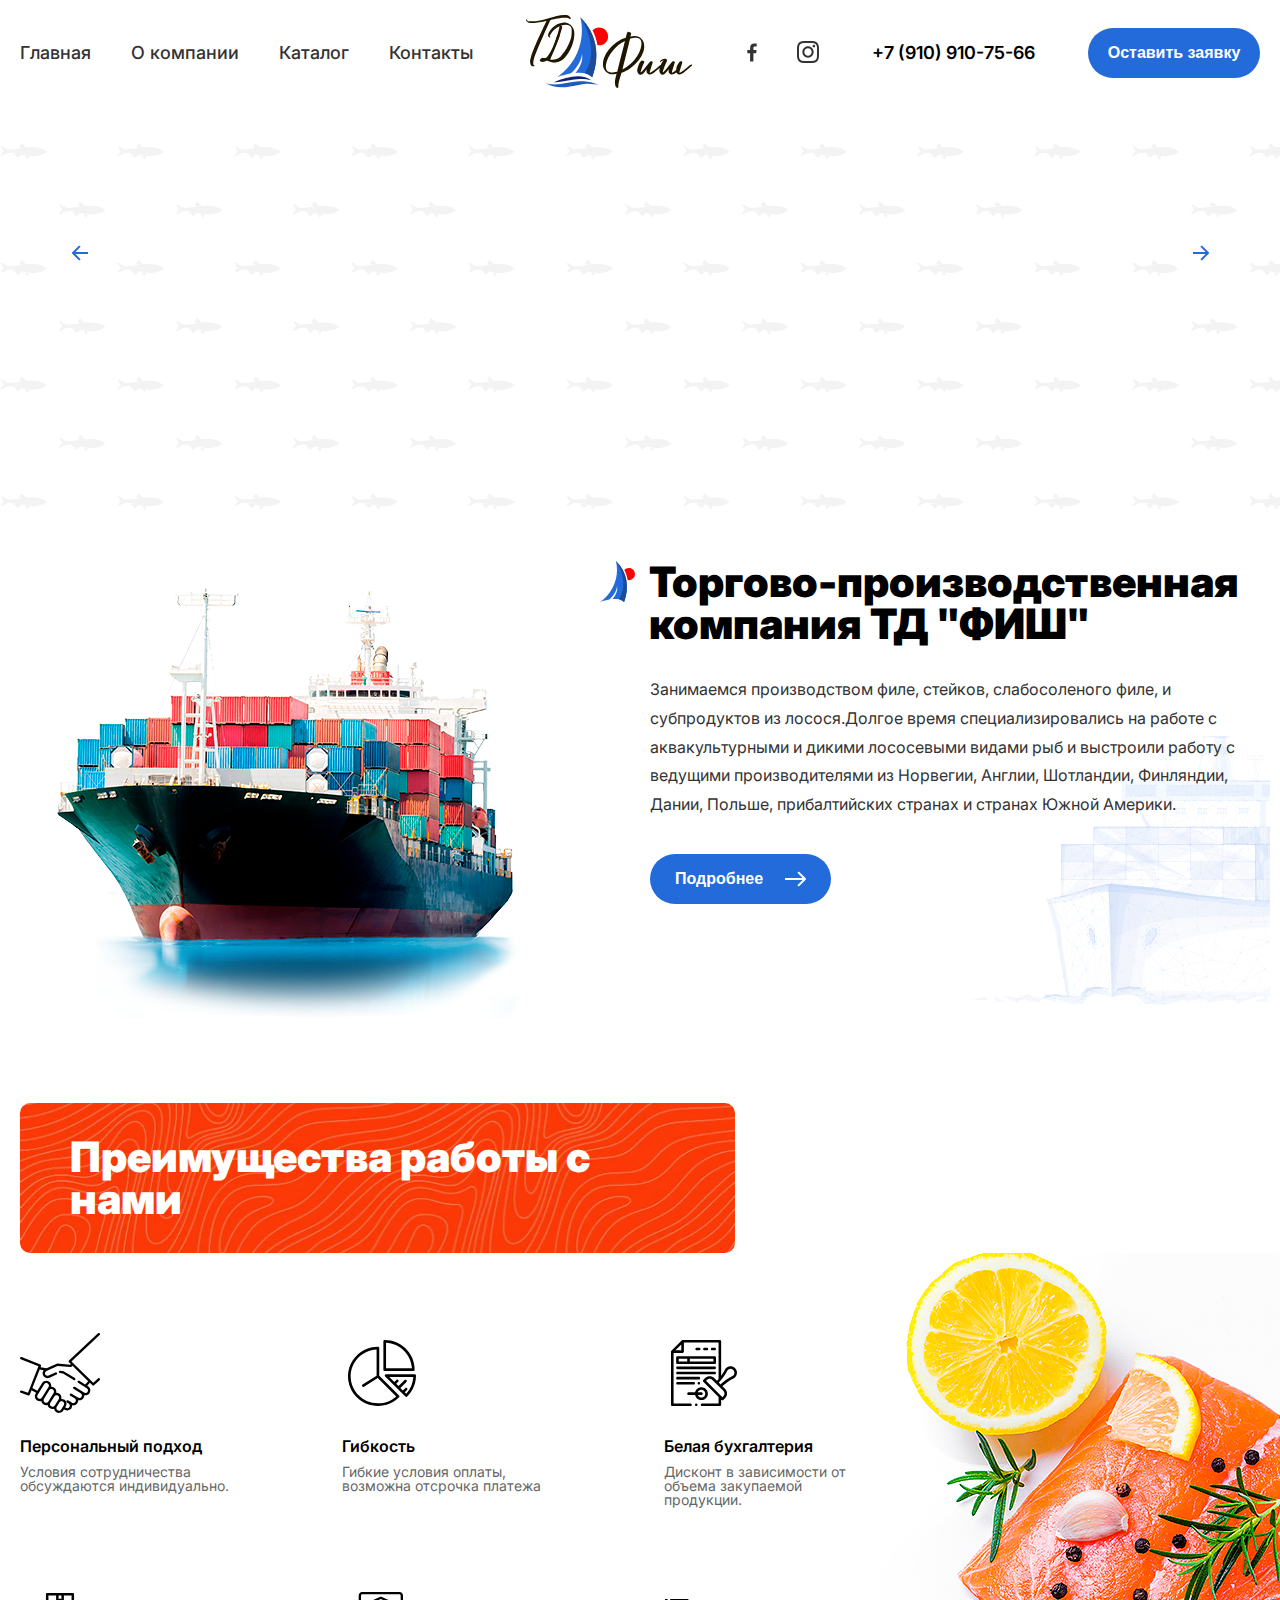
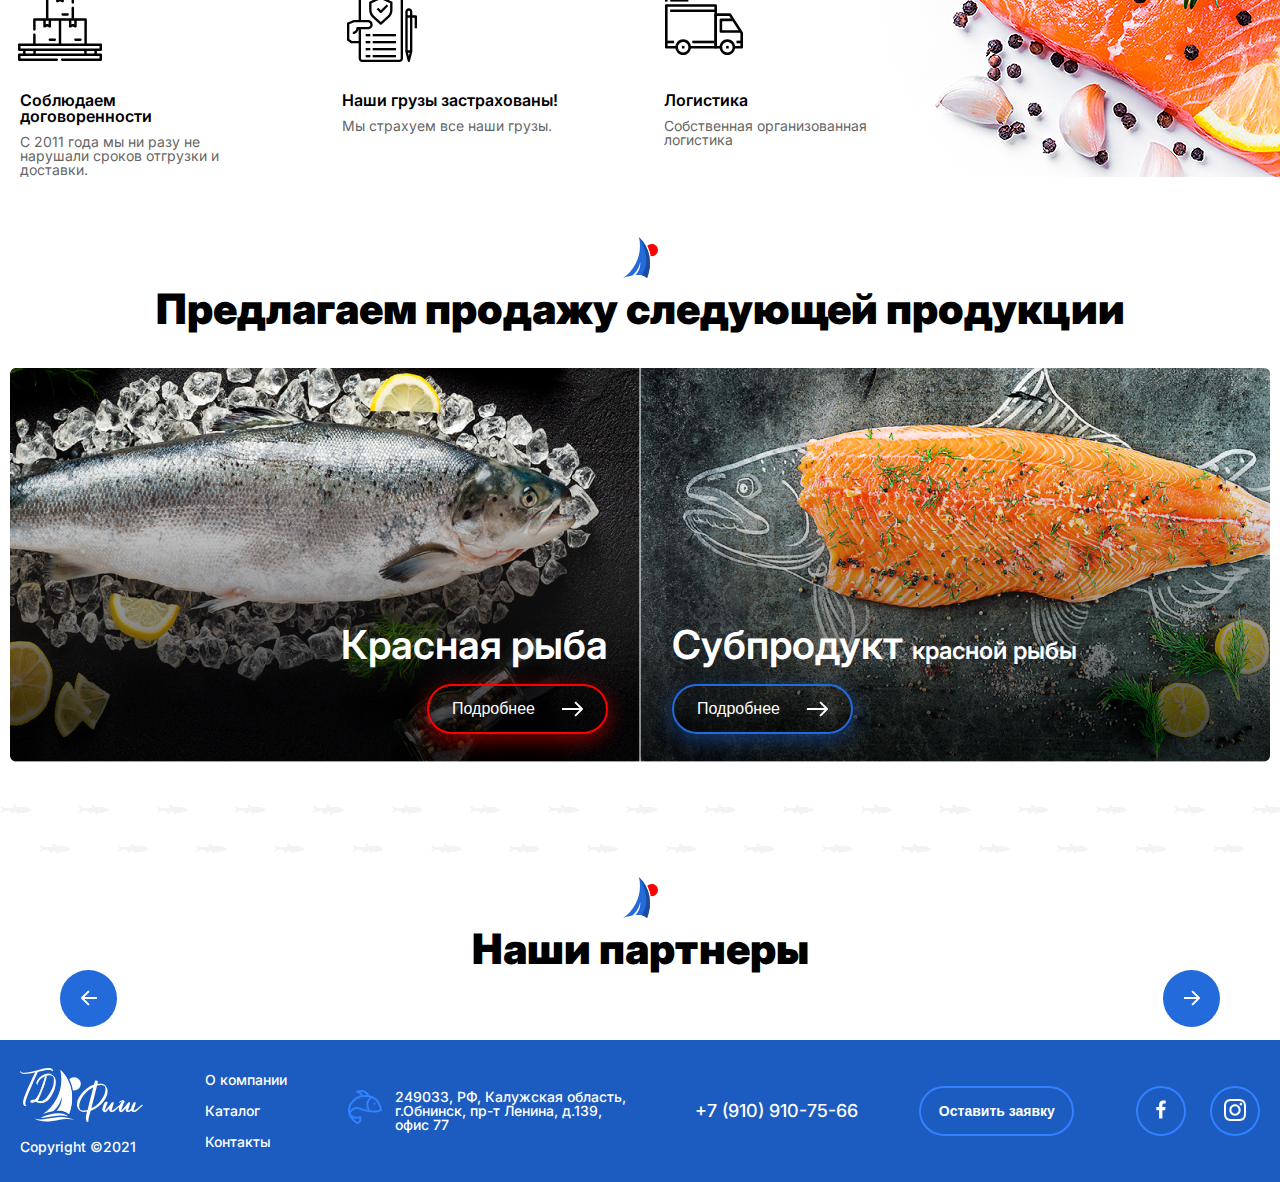
<file: index.html>
<!DOCTYPE html>
<html lang="ru">
<head>
    <meta charset="UTF-8">
    <meta http-equiv="X-UA-Compatible" content="IE=edge">
    <meta name="viewport" content="width=device-width, initial-scale=1.0">
    <link rel="preconnect" href="https://fonts.googleapis.com">
    <link rel="preconnect" href="https://fonts.gstatic.com" crossorigin>
    <link href="https://fonts.googleapis.com/css2?family=Inter:wght@300;400;500;600;700;800;900&display=swap" rel="stylesheet">
    <link rel="stylesheet" href="assets/vendor/owl/assets/owl.carousel.min.css">
    <link rel="stylesheet" href="assets/vendor/owl/assets/owl.theme.default.min.css">
    <link rel="stylesheet" href="assets/css/style.css">
    <link rel="icon" href="assets/img/favicon.svg" type=" image/svg+xml">
    <title>ТД Фиш</title>
</head>
<body>
    <header class="header">
        <div class="box-container">
            <div class="header__wrapper">
                <nav class="desctop-nav">
                    <ul class="desctop-nal__list">
                        <li class="desctop-nal__list-item"><a class="desctop-nal__list-item-link" href="/">Главная</a></li>
                        <li class="desctop-nal__list-item"><a class="desctop-nal__list-item-link" href="about.html">О компании</a></li>
                        <li class="desctop-nal__list-item"><a class="desctop-nal__list-item-link" href="catalog.html">Каталог</a></li>
                        <li class="desctop-nal__list-item"><a class="desctop-nal__list-item-link" href="contacts.html">Контакты</a></li>
                    </ul>
                </nav>
                <a href="/"><img src="assets/img/header-logo.svg" alt="ТД ФИШ" class="header__logo"></a>
                <div class="header__social">
                    <a href="https://www.facebook.com/torgovydomfish/" class="header__social-link">
                        <img src="assets/img/facebook.svg" alt="">
                    </a>
                    <a href="https://www.instagram.com/tdfish.ru/" class="header__social-link">
                        <img src="assets/img/instagramm.svg" alt="">
                    </a>
                </div>
                <a href="tel:+79109107566" class="header__phone-link"><p class="header__phone">+7 (910) 910-75-66</p></a>
                <button class="header__button-recall">Оставить заявку</button>

                <div class="header__menu-btn">
                    <img src="assets/img/menu-btn.svg" alt="">
                </div>
            </div>
        </div>
        <!--/.box-container-->
        <div class="header__mobile-navigation">
            <div class="header__mobile-navigation-wrapper">
                <div class="header__mobile-navigation-wrapper-box">
                    <nav class="header__mobile-nav">
                        <ul class="header__mobile-nav-list">
                            <li class="header__mobile-nav-list-unit">
                                <a href="/" class="header__mobile-nav-list-unit-link">Главная</a>
                            </li>
                            <li class="header__mobile-nav-list-unit">
                                <a href="about.html" class="header__mobile-nav-list-unit-link">О компании</a>
                            </li>
                            <li class="header__mobile-nav-list-unit">
                                <a href="catalog.html" class="header__mobile-nav-list-unit-link">Каталог</a>
                            </li>
                            <li class="header__mobile-nav-list-unit">
                                <a href="contacts.html" class="header__mobile-nav-list-unit-link">Контакты</a>
                            </li>
                        </ul>
                    </nav>

                    <div class="header__mobile-navigation-social-recall">
                        <button class="header__mobile-navigation-recall-btn">Оставить заявку</button>
                        <div class="header__mobile-navigation-social">
                            <a href="#" class="header__social-link">
                                <img src="assets/img/facebook.svg" alt="">
                            </a>
                            <a href="#" class="header__social-link">
                                <img src="assets/img/instagramm.svg" alt="">
                            </a>
                        </div>
                    </div>
                </div>
                <div class="header__mobile-navigation-wrapper-overlay"></div>
            </div>
        </div>
    </header>

    <div class="banner-main">
        <div class="banner-wrapper">
            <div class="banner-block">
                <div class="banner-slider owl-carousel">
                    <div class="banner-unit">
                        <picture>
                            <source srcset="assets/img/banner-main_m-1.jpg" media="(max-width: 560px)" />
                            <img src="assets/img/banner-main-1.jpg" />
                        </picture>
                        <div class="banner-unit__text">
                            <h2 class="banner-unit__text-header">Производство и продажа</h2>
                            <p class="banner-unit__text-text">рыбного филе, стейков, фасованной рыбы</p>
                            <a href="#" class="banner-unit__text-btn-link">
                                <button class="banner-unit__text-btn">Заказать</button>
                            </a>
                        </div>
                    </div>
                    <!-- /.banner-unit -->

                    <div class="banner-unit">
                        <picture>
                            <source srcset="assets/img/banner-main_m-1.jpg" media="(max-width: 560px)" />
                            <img src="assets/img/banner-main-1.jpg" />
                        </picture>
                        <div class="banner-unit__text">
                            <h2 class="banner-unit__text-header">Производство и продажа</h2>
                            <p class="banner-unit__text-text">рыбного филе, стейков, фасованной рыбы</p>
                            <a href="#" class="banner-unit__text-btn-link">
                                <button class="banner-unit__text-btn">Заказать</button>
                            </a>
                        </div>
                    </div>
                    <!-- /.banner-unit -->

                    <div class="banner-unit">
                        <picture>
                            <source srcset="assets/img/banner-main_m-1.jpg" media="(max-width: 560px)" />
                            <img src="assets/img/banner-main-1.jpg" />
                        </picture>
                        <div class="banner-unit__text">
                            <h2 class="banner-unit__text-header">Производство и продажа</h2>
                            <p class="banner-unit__text-text">рыбного филе, стейков, фасованной рыбы</p>
                            <a href="#" class="banner-unit__text-btn-link">
                                <button class="banner-unit__text-btn">Заказать</button>
                            </a>
                        </div>
                    </div>
                    <!-- /.banner-unit -->
                </div>
                <div class="banner-arrows">
                    <div class="banner-arrow-left banner-arrow">
                        <img src="assets/img/banner-arrow-l.svg" alt="">
                    </div>
                    <div class="banner-arrow-right banner-arrow">
                        <img src="assets/img/banner-arrow-r.svg" alt="">
                    </div>
                </div>
            </div>
        </div>
    </div>

    <section class="ship-container">
        <div class="box-container">
            <div class="ship-container__wrapper">
                <img class="ship-container-img__desctop" src="assets/img/ship-color.png" alt="">
                <div class="ship-container__text">
                    <div class="ship-container__text-title">
                        <img src="assets/img/logo-fish.svg" alt="">
                        <h1>Торгово-производственная компания ТД "ФИШ"</h1>
                    </div>
                    <img class="ship-container-img__mobile" src="assets/img/ship-color.png" alt="">
                    <p class="ship-container__text-text">Занимаемся производством филе, стейков, слабосоленого филе, и субпродуктов из лосося.Долгое время специализировались на работе с аквакультурными и дикими лососевыми видами рыб и выстроили работу с ведущими производителями из Норвегии, Англии, Шотландии, Финляндии, Дании, Польше, прибалтийских странах и странах Южной Америки.</p>
                    <a href="about.html" class="ship-container__text-btn-link">
                        <button class="ship-container__text-btn">
                            <span>Подробнее</span>
                            <img src="assets/img/arrow-btn.svg" alt="">
                        </button>
                    </a>
                    
                </div>
            </div>
        </div>
        <div class="ships-groups">
            <img src="assets/img/ship-bg.svg" alt="" class="ship-bg-small">
            <img src="assets/img/ship-bg.svg" alt="" class="ship-bg-big">
        </div>
    </section>

    <section class="our-advantages">
        <div class="box-container">
            <div class="our-advantages__title">
                <h2 class="our-advantages__title-text">Преимущества работы с нами</h2>
            </div>
            <div class="our-advantages__wrapper">
                <div class="our-advantages__block">
                    <div class="our-advantages__block-unit">
                        <div class="our-advantages__block-unit-img-box">
                            <img class="our-advantages__block-unit-img" src="assets/img/adv-icon/1.svg" alt="">
                        </div>
                        <h4 class="our-advantages__block-unit-title">Персональный подход </h4>
                        <p class="our-advantages__block-unit-text">Условия сотрудничества обсуждаются индивидуально.</p>
                    </div>
                    <!--/.our-advantages__block-unit-->

                    <div class="our-advantages__block-unit">
                        <div class="our-advantages__block-unit-img-box">
                            <img class="our-advantages__block-unit-img" src="assets/img/adv-icon/2.svg" alt="">
                        </div>
                        <h4 class="our-advantages__block-unit-title">Гибкость</h4>
                        <p class="our-advantages__block-unit-text">Гибкие условия оплаты, возможна отсрочка платежа</p>
                    </div>
                    <!--/.our-advantages__block-unit-->

                    <div class="our-advantages__block-unit">
                        <div class="our-advantages__block-unit-img-box">
                            <img class="our-advantages__block-unit-img" src="assets/img/adv-icon/3.svg" alt="">
                        </div>
                        <h4 class="our-advantages__block-unit-title">Белая бухгалтерия</h4>
                        <p class="our-advantages__block-unit-text">Дисконт в зависимости от объема закупаемой продукции.</p>
                    </div>
                    <!--/.our-advantages__block-unit-->

                    <div class="our-advantages__block-unit">
                        <div class="our-advantages__block-unit-img-box">
                            <img class="our-advantages__block-unit-img" src="assets/img/adv-icon/4.svg" alt="">
                        </div>
                        <h4 class="our-advantages__block-unit-title">Соблюдаем договоренности</h4>
                        <p class="our-advantages__block-unit-text">С 2011 года мы ни разу не нарушали сроков отгрузки и доставки.</p>
                    </div>
                    <!--/.our-advantages__block-unit-->

                    <div class="our-advantages__block-unit">
                        <div class="our-advantages__block-unit-img-box">
                            <img class="our-advantages__block-unit-img" src="assets/img/adv-icon/5.svg" alt="">
                        </div>
                        <h4 class="our-advantages__block-unit-title">Наши грузы застрахованы!</h4>
                        <p class="our-advantages__block-unit-text">Мы страхуем все наши грузы.</p>
                    </div>
                    <!--/.our-advantages__block-unit-->

                    <div class="our-advantages__block-unit">
                        <div class="our-advantages__block-unit-img-box">
                            <img class="our-advantages__block-unit-img" src="assets/img/adv-icon/6.svg" alt="">
                        </div>
                        <h4 class="our-advantages__block-unit-title">Логистика</h4>
                        <p class="our-advantages__block-unit-text">Собственная организованная логистика</p>
                    </div>
                    <!--/.our-advantages__block-unit-->
                </div>
                <img src="assets/img/adv-fish.jpg" alt="" class="our-advantages__fish-img">
            </div>
        </div>
    </section>

    <section class="our-production">
        <div class="box-container">
            <div class="section-title__block">
                <img src="assets/img/logo-fish.svg" alt="">
                <h2>Предлагаем продажу следующей продукции</h2>
            </div>
            <div class="our-production__wrapper">
                <div class="our-production__block our-production__block_left">
                    <img class="our-production__block-img" src="assets/img/product-cat-1.jpg" alt="">
                    <div class="our-production__block-text our-production__block-text_left">
                        <p class="our-production__block-title">Красная рыба</p>
                        <a href="forel.html" class="our-production__block-btn-link">
                            <button class="our-production__block-btn our-production__block-btn_red">
                                <span>Подробнее</span>
                                <img src="assets/img/arrow-btn.svg" alt="">
                            </button>
                        </a>
                    </div>
                </div>
    
                <div class="our-production__block our-production__block_right">
                    <img class="our-production__block-img" src="assets/img/product-cat-2.jpg" alt="">
                    <div class="our-production__block-text our-production__block-text-right">
                        <p class="our-production__block-title">Субпродукт <span>красной рыбы</span></p>
                        <a href="forel.html" class="our-production__block-btn-link">
                            <button class="our-production__block-btn our-production__block-btn_blue">
                                <span>Подробнее</span>
                                <img src="assets/img/arrow-btn.svg" alt="">
                            </button>
                        </a>
                    </div>
                </div>
            </div>
        </div>
        <img src="assets/img/our-prod__bg.svg" alt="" class="our-production__img-bg">
    </section>

    <section class="our-partners">
        <div class="box-container">
            <div class="section-title__block">
                <img src="assets/img/logo-fish.svg" alt="">
                <h2>Наши партнеры</h2>
            </div>
        </div>
        <div class="our-partners__wrapper">
            <div class="box-container box-container_slider">
                <div class="our-partners__slider owl-carousel">
                    <div class="our-partners__slider-unit">
                        <div class="our-partners__slider-unit-img-box">
                            <img src="assets/img/partners-logo/logo1.jpg" alt="" class="our-partners__slider-unit-img">
                        </div>
                        <h4 class="our-partners__slider-unit-title">Регион-Бизнес</h4>
                        <p class="our-partners__slider-unit-text">Один из ведущих трейдеров свежемороженой и охлажденной рыбы, а также морских деликатесов на территории Уральского федерального округа.</p>
                    </div>
                    <!--/.our-partners__slider-unit-->

                    <div class="our-partners__slider-unit">
                        <div class="our-partners__slider-unit-img-box">
                            <img src="assets/img/partners-logo/logo2.jpg" alt="" class="our-partners__slider-unit-img">
                        </div>
                        <h4 class="our-partners__slider-unit-title">Союзконтракт – Сибирь</h4>
                        <p class="our-partners__slider-unit-text">Крупный оператор свежемороженой рыбы, окороков и птицы, а также мясопродуктов в Западно-Сибирском регионе.</p>
                    </div>
                    <!--/.our-partners__slider-unit-->

                    <div class="our-partners__slider-unit">
                        <div class="our-partners__slider-unit-img-box">
                            <img src="assets/img/partners-logo/logo3.jpg" alt="" class="our-partners__slider-unit-img">
                        </div>
                        <h4 class="our-partners__slider-unit-title">Интрас Красноярск</h4>
                        <p class="our-partners__slider-unit-text">Крупнейшим поставщик и производитель мяса, птицы, рыбы и морепродуктов в Красноярском крае.</p>
                    </div>
                    <!--/.our-partners__slider-unit-->

                    <div class="our-partners__slider-unit">
                        <div class="our-partners__slider-unit-img-box">
                            <img src="assets/img/partners-logo/logo4.jpg" alt="" class="our-partners__slider-unit-img">
                        </div>
                        <h4 class="our-partners__slider-unit-title">Синтез</h4>
                        <p class="our-partners__slider-unit-text">Крупнейший представитель Центрально-Черноземного рынка оптово-розничной торговли продуктами питания с динамично развивающимся собственным Производственным департаментом.</p>
                    </div>
                    <!--/.our-partners__slider-unit-->
                </div>
            </div>
            <div class="our-partners__slider-arrows">
                <div class="our-partners__slider-arrow our-partners__slider-arrow_left">
                    <img src="assets/img/partners-arrow-l.svg" alt="">
                </div>
                <div class="our-partners__slider-arrow our-partners__slider-arrow_right">
                    <img src="assets/img/partners-arrow-r.svg" alt="">
                </div>
            </div>
        </div>
    </section>

    <footer class="footer">
        <div class="box-container">
            <div class="footer__wrapper">
                <div class="footer__logo-copyright">
                    <a href="/">
                        <img src="assets/img/footer-logo.svg" alt="" class="footer__logo">
                    </a>
                    <p class="footer__copyright">Copyright ©2021</p>
                </div>

                <nav class="footer__nav">
                    <ul class="footer__nav-list">
                        <li class="footer__nav-item"><a href="about.html" class="footer__nav-link">О компании</a></li>
                        <li class="footer__nav-item"><a href="catalog.html" class="footer__nav-link">Каталог</a></li>
                        <li class="footer__nav-item"><a href="contacts.html" class="footer__nav-link">Контакты</a></li>
                    </ul>
                </nav>

                <div class="footer__address">
                    <img src="assets/img/footer-fish.svg" alt="">
                    <p>249033, РФ, Калужская область, г.Обнинск, пр-т Ленина, д.139, офис 77</p>
                </div>

                <a href="tel:+79109107566" class="footer__phone">
                    <p>+7 (910) 910-75-66</p>
                </a>

                <button class="footer__btn-recall">Оставить заявку</button>

                <div class="footer__social">
                    <div class="footer__social-unit">
                        <a href="https://www.facebook.com/torgovydomfish/" class="footer__social-unit-link">
                            <img src="assets/img/facebook-footer.svg" alt="">
                        </a>
                    </div>

                    <div class="footer__social-unit">
                        <a href="https://www.instagram.com/tdfish.ru/" class="footer__social-unit-link">
                            <img src="assets/img/instagramm-footer.svg" alt="">
                        </a>
                    </div>
                </div>
            </div>
        </div>

        <div class="box-container">
            <div class="footer__wrapper-mobile">
                <div class="footer__logo-nav">
                    <div class="footer__logo-copyright">
                        <a href="/">
                            <img src="assets/img/footer-logo.svg" alt="" class="footer__logo">
                        </a>
                        <p class="footer__copyright">Copyright ©2021</p>
                    </div>
    
                    <nav class="footer__nav">
                        <ul class="footer__nav-list">
                            <li class="footer__nav-item"><a href="about.html" class="footer__nav-link">О компании</a></li>
                            <li class="footer__nav-item"><a href="catalog.html" class="footer__nav-link">Каталог</a></li>
                            <li class="footer__nav-item"><a href="contacts.html" class="footer__nav-link">Контакты</a></li>
                        </ul>
                    </nav>
                </div>
                

                <div class="footer__address">
                    <img src="assets/img/footer-fish.svg" alt="">
                    <p>249033, РФ, Калужская область, г.Обнинск, пр-т Ленина, д.139, офис 77</p>
                </div>

                <a href="tel:+79109107566" class="footer__phone">
                    <p>+7 (910) 910-75-66</p>
                </a>

                <div class="footer__social-recall">
                    <button class="footer__btn-recall">Оставить заявку</button>

                    <div class="footer__social">
                        <div class="footer__social-unit">
                            <a href="https://www.facebook.com/torgovydomfish/" class="footer__social-unit-link">
                                <img src="assets/img/facebook-footer.svg" alt="">
                            </a>
                        </div>

                        <div class="footer__social-unit">
                            <a href="https://www.instagram.com/tdfish.ru/" class="footer__social-unit-link">
                                <img src="assets/img/instagramm-footer.svg" alt="">
                            </a>
                        </div>
                    </div>
                </div>
                
            </div>
        </div>
    </footer>

    <!--Форма обратной связи-->
    <div class="recall-form__overlay">
        <div class="recall-form__wrapper">
            <div class="recall-form__box">
                <img src="assets/img/form-cross.svg" alt="" class="recall-form__cross">
                <h2 class="recall-form__title">Запросить прайс-лист</h2>
                <div class="recall-form__input-block">
                    <input type="text" placeholder="Имя:">
                    <input type="text" placeholder="Телефон:">
                    <input type="text" placeholder="Название компании:">
                    <input type="text" placeholder="E-mail:">
                    <div class="recall-form__region-select">
                        <div class="recall-form__region-select-input">
                            <input type="text" value="Регион:" readonly>
                            <img class="input-angle" src="assets/img/angle.svg" alt="">
                        </div>
                        <div class="recall-form__region-select-block">
                            <div class="recall-form__region-select-unit">
                                <p>Москва</p>
                            </div>
                            <div class="recall-form__region-select-unit">
                                <p>Московской обл.</p>
                            </div>
                            <div class="recall-form__region-select-unit">
                                <p>Санкт-Петербург</p>
                            </div>
                            <div class="recall-form__region-select-unit">
                                <p>Крым</p>
                            </div>
                            <div class="recall-form__region-select-unit">
                                <p>Сибирь</p>
                            </div>
                            <div class="recall-form__region-select-unit">
                                <p>Пермь</p>
                            </div>
                            <div class="recall-form__region-select-unit">
                                <p>Екатеринбург</p>
                            </div>
                            <div class="recall-form__region-select-unit">
                                <p>Челябинск</p>
                            </div>
                            <div class="recall-form__region-select-unit">
                                <p>Новосибирск</p>
                            </div>
                            <div class="recall-form__region-select-unit">
                                <p>Омск</p>
                            </div>
                            <div class="recall-form__region-select-unit">
                                <p>Барнаул</p>
                            </div>
                            <div class="recall-form__region-select-unit">
                                <p>Воронеж</p>
                            </div>
                            <div class="recall-form__region-select-unit">
                                <p>Курск</p>
                            </div>
                            <div class="recall-form__region-select-unit">
                                <p>Калужская обл.</p>
                            </div>
                        </div>
                    </div>
                </div>
                
                <div class="recall-form__checkbox-line">
                    <h4 class="recall-form__checkbox-line-title">Продукция:</h4>
                    <div class="recall-form__checkbox-line-block">
                        <div class="recall-form__checkbox-line-checkbox">
                            <label class="checkbox-other">
                                <input type="checkbox" checked>
                                <span>Сёмга</span>
                            </label>                          
                        </div>
                        <div class="recall-form__checkbox-line-checkbox">
                            <label class="checkbox-other">
                                <input type="checkbox" checked>
                                <span>Форель</span>
                            </label>                          
                        </div>
                    </div>
                </div>

                <button class="recall-form__btn">Отправить</button>

                <div class="confidential-policy">
                    <p>Отправляя данную форму Вы принимаете</p>
                    <a href="#">политику конфиденциальности</a>
                </div>
            </div>
            <div class="recall-form__base"></div>
        </div>
    </div>

    <script src="https://yastatic.net/jquery/3.3.1/jquery.min.js"></script>
    <script src="assets/vendor/owl/owl.carousel.min.js"></script>
    <script src="assets/js/owl-settings.js"></script>
    <script src="assets/js/common-scritps.js"></script>
</body>
</html>
</file>
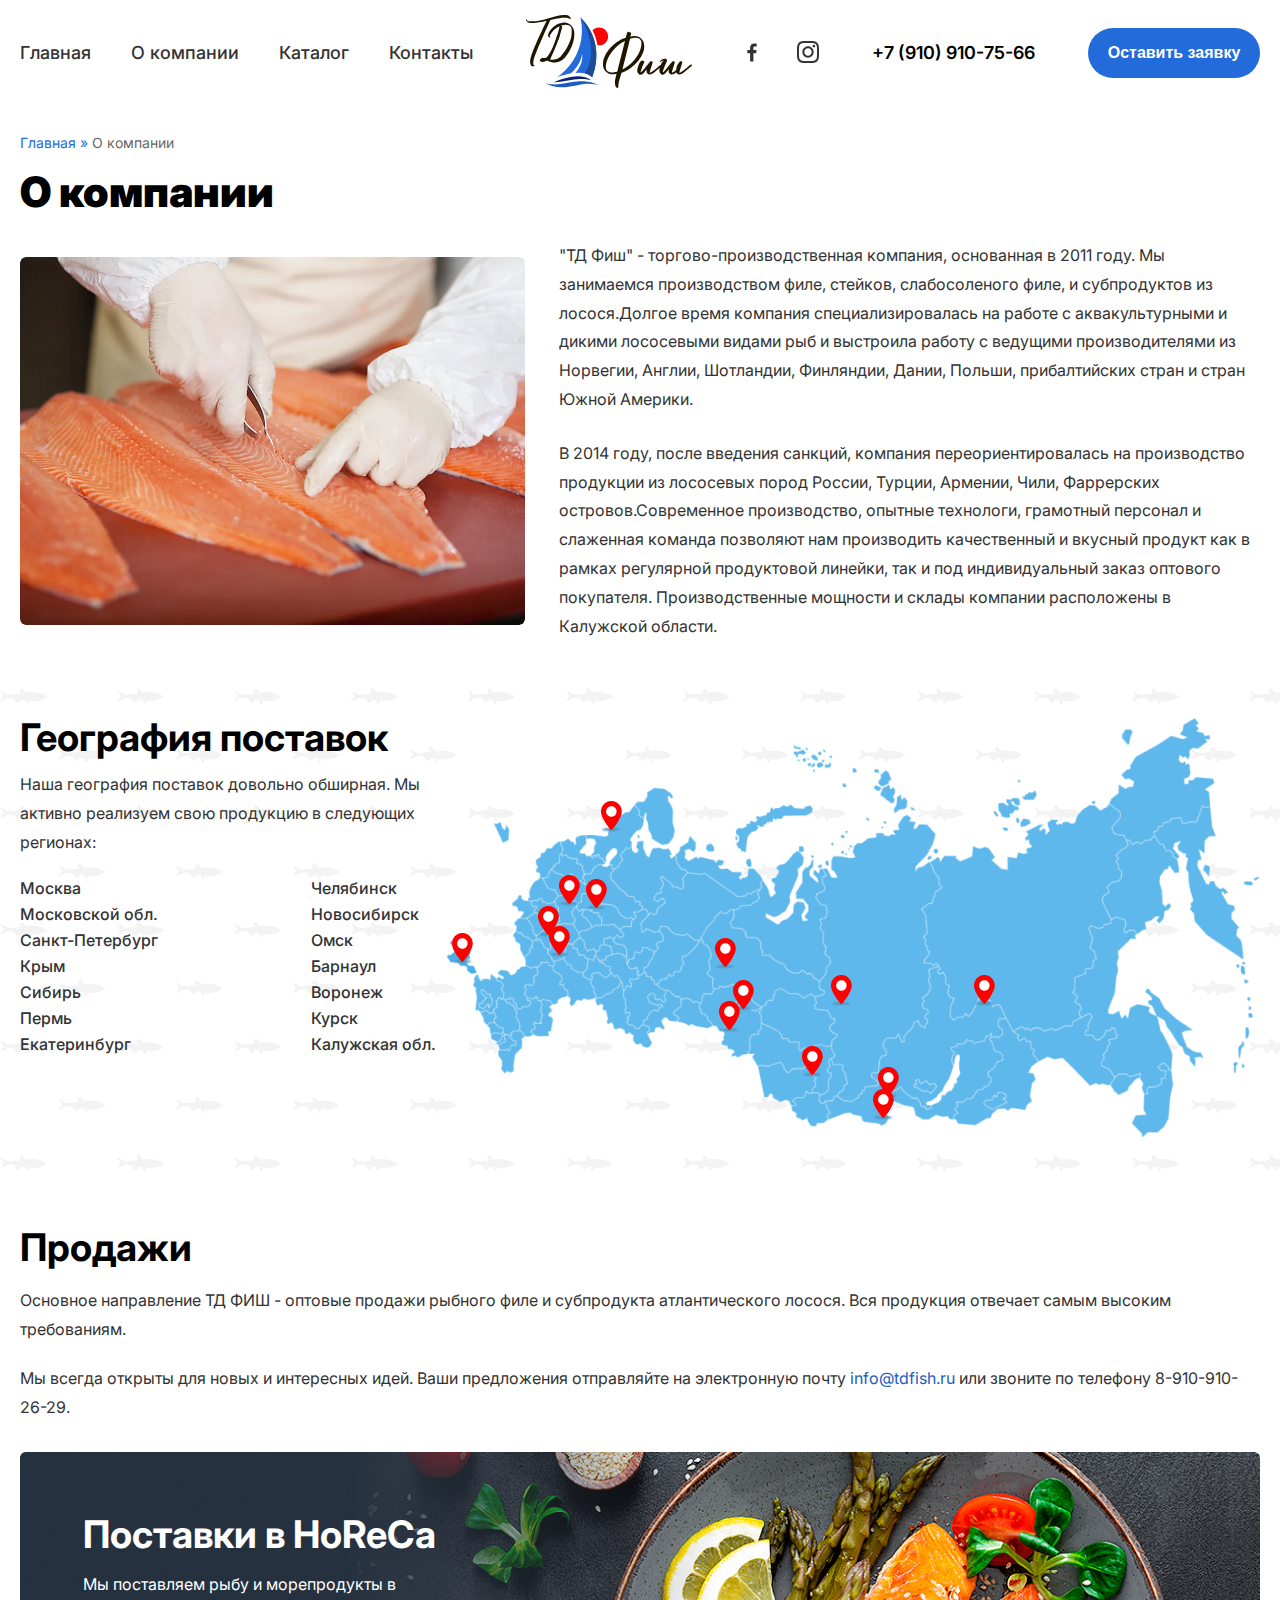
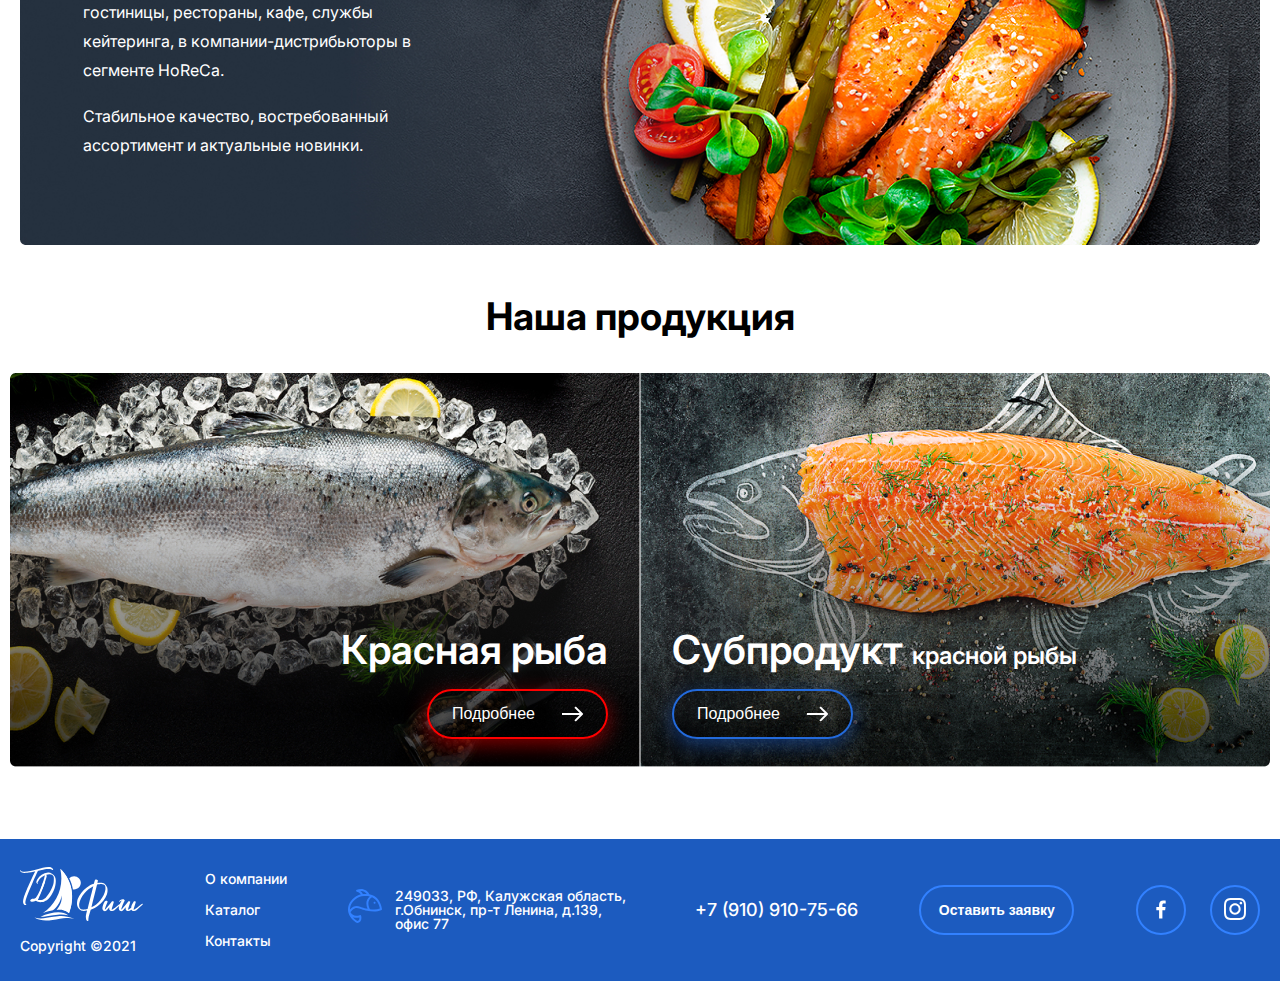
<file: about.html>
<!DOCTYPE html>
<html lang="ru">
<head>
    <meta charset="UTF-8">
    <meta http-equiv="X-UA-Compatible" content="IE=edge">
    <meta name="viewport" content="width=device-width, initial-scale=1.0">
    <link rel="preconnect" href="https://fonts.googleapis.com">
    <link rel="preconnect" href="https://fonts.gstatic.com" crossorigin>
    <link href="https://fonts.googleapis.com/css2?family=Inter:wght@300;400;500;600;700;800;900&display=swap" rel="stylesheet">
    <link rel="stylesheet" href="assets/vendor/owl/assets/owl.carousel.min.css">
    <link rel="stylesheet" href="assets/vendor/owl/assets/owl.theme.default.min.css">
    <link rel="stylesheet" href="assets/css/style.css">
    <link rel="icon" href="assets/img/favicon.svg" type=" image/svg+xml">
    <title>ТД Фиш</title>
</head>
<body>
    <header class="header">
        <div class="box-container">
            <div class="header__wrapper">
                <nav class="desctop-nav">
                    <ul class="desctop-nal__list">
                        <li class="desctop-nal__list-item"><a class="desctop-nal__list-item-link" href="/">Главная</a></li>
                        <li class="desctop-nal__list-item"><a class="desctop-nal__list-item-link" href="about.html">О компании</a></li>
                        <li class="desctop-nal__list-item"><a class="desctop-nal__list-item-link" href="catalog.html">Каталог</a></li>
                        <li class="desctop-nal__list-item"><a class="desctop-nal__list-item-link" href="contacts.html">Контакты</a></li>
                    </ul>
                </nav>
                <a href="/"><img src="assets/img/header-logo.svg" alt="ТД ФИШ" class="header__logo"></a>
                <div class="header__social">
                    <a href="https://www.facebook.com/torgovydomfish/" class="header__social-link">
                        <img src="assets/img/facebook.svg" alt="">
                    </a>
                    <a href="https://www.instagram.com/tdfish.ru/" class="header__social-link">
                        <img src="assets/img/instagramm.svg" alt="">
                    </a>
                </div>
                <a href="tel:+79109107566" class="header__phone-link"><p class="header__phone">+7 (910) 910-75-66</p></a>
                <button class="header__button-recall">Оставить заявку</button>

                <div class="header__menu-btn">
                    <img src="assets/img/menu-btn.svg" alt="">
                </div>
            </div>
        </div>
        <!--/.box-container-->
        <div class="header__mobile-navigation">
            <div class="header__mobile-navigation-wrapper">
                <div class="header__mobile-navigation-wrapper-box">
                    <nav class="header__mobile-nav">
                        <ul class="header__mobile-nav-list">
                            <li class="header__mobile-nav-list-unit">
                                <a href="/" class="header__mobile-nav-list-unit-link">Главная</a>
                            </li>
                            <li class="header__mobile-nav-list-unit">
                                <a href="about.html" class="header__mobile-nav-list-unit-link">О компании</a>
                            </li>
                            <li class="header__mobile-nav-list-unit">
                                <a href="catalog.html" class="header__mobile-nav-list-unit-link">Каталог</a>
                            </li>
                            <li class="header__mobile-nav-list-unit">
                                <a href="contacts.html" class="header__mobile-nav-list-unit-link">Контакты</a>
                            </li>
                        </ul>
                    </nav>

                    <div class="header__mobile-navigation-social-recall">
                        <button class="header__mobile-navigation-recall-btn">Оставить заявку</button>
                        <div class="header__mobile-navigation-social">
                            <a href="#" class="header__social-link">
                                <img src="assets/img/facebook.svg" alt="">
                            </a>
                            <a href="#" class="header__social-link">
                                <img src="assets/img/instagramm.svg" alt="">
                            </a>
                        </div>
                    </div>
                </div>
                <div class="header__mobile-navigation-wrapper-overlay"></div>
            </div>
        </div>
    </header>

    <div class="page-body">
        <div class="box-container">
            <ul class="breadcrumbps">
                <li class="breadcrumbps__item"><a href="/" class="breadcrumbps__item-link">Главная&nbsp;»&nbsp;</a></li>
                <li class="breadcrumbps__item breadcrumbps__item_last">О компании</li>
            </ul>

            <h1 class="page__title">О компании</h1>

            <section class="about-company-block">
                <img src="assets/img/about-company__img.jpg" alt="" class="about-company-block__img">
                <div class="about-company-block__text">
                    <p class="about-company-block__text-paragraph">"ТД Фиш" - торгово-производственная компания, основанная в 2011 году. Мы занимаемся производством филе, стейков, слабосоленого филе, и субпродуктов из лосося.Долгое время компания специализировалась на работе с аквакультурными и дикими лососевыми видами рыб и выстроила работу с ведущими производителями из Норвегии, Англии, Шотландии, Финляндии, Дании, Польши, прибалтийских стран и стран Южной Америки.</p>
                    <p class="about-company-block__text-paragraph">В 2014 году, после введения санкций, компания переориентировалась на производство продукции из лососевых пород России, Турции, Армении, Чили, Фаррерских островов.Современное производство, опытные технологи, грамотный персонал и слаженная команда позволяют нам производить качественный и вкусный продукт как в рамках регулярной продуктовой линейки, так и под индивидуальный заказ оптового покупателя. Производственные мощности и склады компании расположены в Калужской области.</p>
                </div>
            </section>
        </div>

        <section class="geography-block">
            <div class="box-container">
                <div class="geography-block__wrapper">
                    <div class="geography-block__text">
                        <h2 class="section__subtitle">География поставок</h2>
                        <p class="geography-block__text-text">Наша география поставок довольно обширная. Мы активно реализуем свою продукцию в следующих регионах:</p>
                        <div class="geography-block__text-columns">
                            <div class="geography-block__text-column">
                                <p>Москва</p>
                                <p>Московской обл.</p>
                                <p>Санкт-Петербург </p>
                                <p>Крым </p>
                                <p>Сибирь</p>
                                <p>Пермь</p>
                                <p>Екатеринбург</p>
                            </div>

                            <div class="geography-block__text-column">
                                <p>Челябинск</p>
                                <p>Новосибирск</p>
                                <p>Омск</p>
                                <p>Барнаул</p>
                                <p>Воронеж</p>
                                <p>Курск</p>
                                <p>Калужская обл.</p>
                            </div>
                        </div>
                    </div>
                    <img src="assets/img/geographi-map.png" alt="" class="geography-block__img">
                </div>
            </div>
        </section>

        <div class="box-container">

            <section class="about-sales">
                <h2 class="section__subtitle">Продажи</h2>
                <div class="about-sales__text-block">
                    <p class="about-sales__text">Основное направление ТД ФИШ - оптовые продажи рыбного филе и субпродукта атлантического лосося. Вся продукция отвечает самым высоким требованиям.</p>
                    <p class="about-sales__text">Мы всегда открыты для новых и интересных идей. Ваши предложения отправляйте на электронную почту <a href="mailto:info@tdfish.ru" class="about-sales__text-link">info@tdfish.ru</a> или звоните по телефону 8-910-910-26-29.</p>
                </div>

                <div class="about-sales__banner">
                    <picture>
                        <source srcset="assets/img/horeca_m.jpg" media="(max-width: 560px)" />
                        <img src="assets/img/horeca.jpg" />
                    </picture>
                    <div class="about-sales__banner-text">
                        <h3>Поставки в HoReCa</h3>
                        <p>Мы поставляем рыбу и морепродукты в гостиницы, рестораны, кафе, службы кейтеринга, в компании-дистрибьюторы в сегменте HoReCa. </p>
                        <p>Стабильное качество, востребованный ассортимент и актуальные новинки.</p>
                    </div>
                </div>
            </section>

            <section class="about-our-production">
                <h2 class="section__subtitle section__subtitle_center">Наша продукция</h2>
                <div class="our-production__wrapper">
                    <div class="our-production__block our-production__block_left">
                        <img class="our-production__block-img" src="assets/img/product-cat-1.jpg" alt="">
                        <div class="our-production__block-text our-production__block-text_left">
                            <p class="our-production__block-title">Красная рыба</p>
                            <a href="forel.html" class="our-production__block-btn-link">
                                <button class="our-production__block-btn our-production__block-btn_red">
                                    <span>Подробнее</span>
                                    <img src="assets/img/arrow-btn.svg" alt="">
                                </button>
                            </a>
                        </div>
                    </div>
        
                    <div class="our-production__block our-production__block_right">
                        <img class="our-production__block-img" src="assets/img/product-cat-2.jpg" alt="">
                        <div class="our-production__block-text our-production__block-text-right">
                            <p class="our-production__block-title">Субпродукт <span>красной рыбы</span></p>
                            <a href="forel.html" class="our-production__block-btn-link">
                                <button class="our-production__block-btn our-production__block-btn_blue">
                                    <span>Подробнее</span>
                                    <img src="assets/img/arrow-btn.svg" alt="">
                                </button>
                            </a>
                        </div>
                    </div>
                </div>
            </section>
        </div>
    </div>


    <footer class="footer">
        <div class="box-container">
            <div class="footer__wrapper">
                <div class="footer__logo-copyright">
                    <a href="/">
                        <img src="assets/img/footer-logo.svg" alt="" class="footer__logo">
                    </a>
                    <p class="footer__copyright">Copyright ©2021</p>
                </div>

                <nav class="footer__nav">
                    <ul class="footer__nav-list">
                        <li class="footer__nav-item"><a href="about.html" class="footer__nav-link">О компании</a></li>
                        <li class="footer__nav-item"><a href="catalog.html" class="footer__nav-link">Каталог</a></li>
                        <li class="footer__nav-item"><a href="contacts.html" class="footer__nav-link">Контакты</a></li>
                    </ul>
                </nav>

                <div class="footer__address">
                    <img src="assets/img/footer-fish.svg" alt="">
                    <p>249033, РФ, Калужская область, г.Обнинск, пр-т Ленина, д.139, офис 77</p>
                </div>

                <a href="tel:+79109107566" class="footer__phone">
                    <p>+7 (910) 910-75-66</p>
                </a>

                <button class="footer__btn-recall">Оставить заявку</button>

                <div class="footer__social">
                    <div class="footer__social-unit">
                        <a href="https://www.facebook.com/torgovydomfish/" class="footer__social-unit-link">
                            <img src="assets/img/facebook-footer.svg" alt="">
                        </a>
                    </div>

                    <div class="footer__social-unit">
                        <a href="https://www.instagram.com/tdfish.ru/" class="footer__social-unit-link">
                            <img src="assets/img/instagramm-footer.svg" alt="">
                        </a>
                    </div>
                </div>
            </div>
        </div>

        <div class="box-container">
            <div class="footer__wrapper-mobile">
                <div class="footer__logo-nav">
                    <div class="footer__logo-copyright">
                        <a href="/">
                            <img src="assets/img/footer-logo.svg" alt="" class="footer__logo">
                        </a>
                        <p class="footer__copyright">Copyright ©2021</p>
                    </div>
    
                    <nav class="footer__nav">
                        <ul class="footer__nav-list">
                            <li class="footer__nav-item"><a href="about.html" class="footer__nav-link">О компании</a></li>
                            <li class="footer__nav-item"><a href="catalog.html" class="footer__nav-link">Каталог</a></li>
                            <li class="footer__nav-item"><a href="contacts.html" class="footer__nav-link">Контакты</a></li>
                        </ul>
                    </nav>
                </div>
                

                <div class="footer__address">
                    <img src="assets/img/footer-fish.svg" alt="">
                    <p>249033, РФ, Калужская область, г.Обнинск, пр-т Ленина, д.139, офис 77</p>
                </div>

                <a href="tel:+79109107566" class="footer__phone">
                    <p>+7 (910) 910-75-66</p>
                </a>

                <div class="footer__social-recall">
                    <button class="footer__btn-recall">Оставить заявку</button>

                    <div class="footer__social">
                        <div class="footer__social-unit">
                            <a href="https://www.facebook.com/torgovydomfish/" class="footer__social-unit-link">
                                <img src="assets/img/facebook-footer.svg" alt="">
                            </a>
                        </div>

                        <div class="footer__social-unit">
                            <a href="https://www.instagram.com/tdfish.ru/" class="footer__social-unit-link">
                                <img src="assets/img/instagramm-footer.svg" alt="">
                            </a>
                        </div>
                    </div>
                </div>
                
            </div>
        </div>
    </footer>

    <!--Форма обратной связи-->
    <div class="recall-form__overlay">
        <div class="recall-form__wrapper">
            <div class="recall-form__box">
                <img src="assets/img/form-cross.svg" alt="" class="recall-form__cross">
                <h2 class="recall-form__title">Запросить прайс-лист</h2>
                <div class="recall-form__input-block">
                    <input type="text" placeholder="Имя:">
                    <input type="text" placeholder="Телефон:">
                    <input type="text" placeholder="Название компании:">
                    <input type="text" placeholder="E-mail:">
                    <div class="recall-form__region-select">
                        <div class="recall-form__region-select-input">
                            <input type="text" value="Регион:" readonly>
                            <img class="input-angle" src="assets/img/angle.svg" alt="">
                        </div>
                        <div class="recall-form__region-select-block">
                            <div class="recall-form__region-select-unit">
                                <p>Москва</p>
                            </div>
                            <div class="recall-form__region-select-unit">
                                <p>Московской обл.</p>
                            </div>
                            <div class="recall-form__region-select-unit">
                                <p>Санкт-Петербург</p>
                            </div>
                            <div class="recall-form__region-select-unit">
                                <p>Крым</p>
                            </div>
                            <div class="recall-form__region-select-unit">
                                <p>Сибирь</p>
                            </div>
                            <div class="recall-form__region-select-unit">
                                <p>Пермь</p>
                            </div>
                            <div class="recall-form__region-select-unit">
                                <p>Екатеринбург</p>
                            </div>
                            <div class="recall-form__region-select-unit">
                                <p>Челябинск</p>
                            </div>
                            <div class="recall-form__region-select-unit">
                                <p>Новосибирск</p>
                            </div>
                            <div class="recall-form__region-select-unit">
                                <p>Омск</p>
                            </div>
                            <div class="recall-form__region-select-unit">
                                <p>Барнаул</p>
                            </div>
                            <div class="recall-form__region-select-unit">
                                <p>Воронеж</p>
                            </div>
                            <div class="recall-form__region-select-unit">
                                <p>Курск</p>
                            </div>
                            <div class="recall-form__region-select-unit">
                                <p>Калужская обл.</p>
                            </div>
                        </div>
                    </div>
                </div>
                
                <div class="recall-form__checkbox-line">
                    <h4 class="recall-form__checkbox-line-title">Продукция:</h4>
                    <div class="recall-form__checkbox-line-block">
                        <div class="recall-form__checkbox-line-checkbox">
                            <label class="checkbox-other">
                                <input type="checkbox" checked>
                                <span>Сёмга</span>
                            </label>                          
                        </div>
                        <div class="recall-form__checkbox-line-checkbox">
                            <label class="checkbox-other">
                                <input type="checkbox" checked>
                                <span>Форель</span>
                            </label>                          
                        </div>
                    </div>
                </div>

                <button class="recall-form__btn">Отправить</button>

                <div class="confidential-policy">
                    <p>Отправляя данную форму Вы принимаете</p>
                    <a href="#">политику конфиденциальности</a>
                </div>
            </div>
            <div class="recall-form__base"></div>
        </div>
    </div>

    <script src="https://yastatic.net/jquery/3.3.1/jquery.min.js"></script>
    <script src="assets/vendor/owl/owl.carousel.min.js"></script>
    <script src="assets/js/owl-settings.js"></script>
    <script src="assets/js/common-scritps.js"></script>
</body>
</html>
</file>
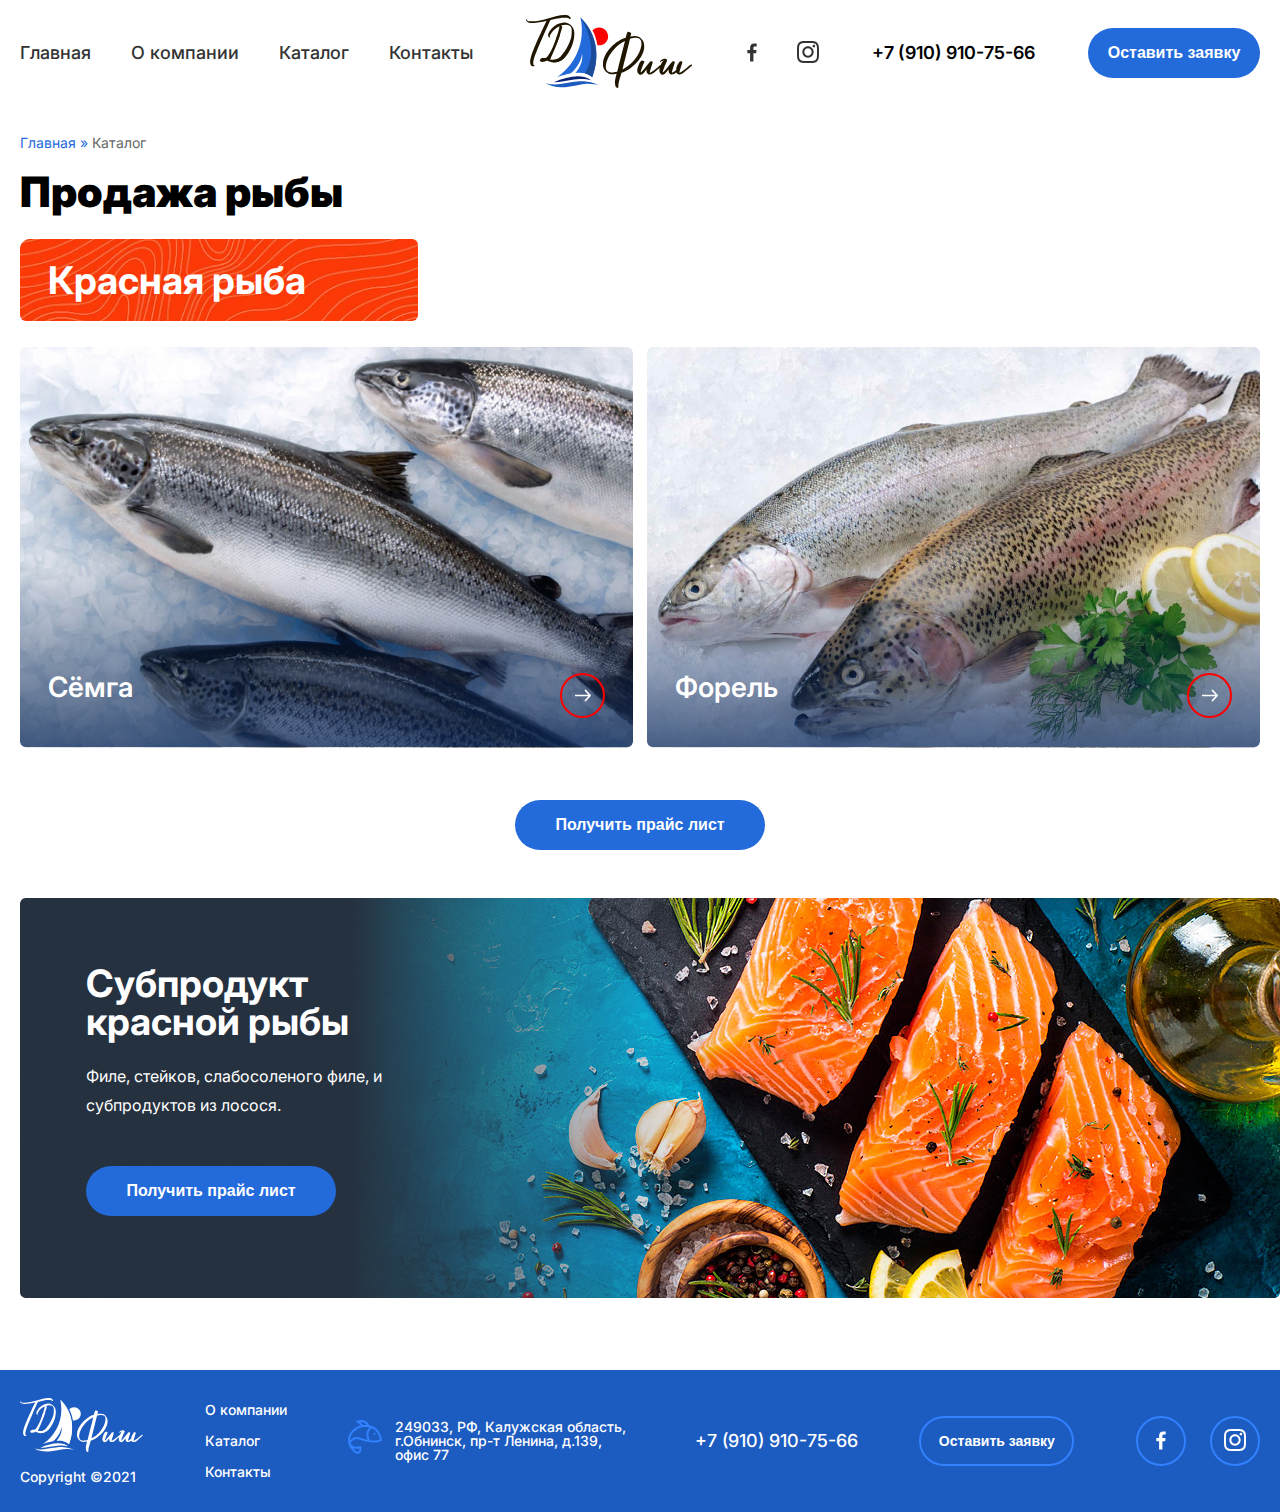
<file: catalog.html>
<!DOCTYPE html>
<html lang="ru">
<head>
    <meta charset="UTF-8">
    <meta http-equiv="X-UA-Compatible" content="IE=edge">
    <meta name="viewport" content="width=device-width, initial-scale=1.0">
    <link rel="preconnect" href="https://fonts.googleapis.com">
    <link rel="preconnect" href="https://fonts.gstatic.com" crossorigin>
    <link href="https://fonts.googleapis.com/css2?family=Inter:wght@300;400;500;600;700;800;900&display=swap" rel="stylesheet">
    <link rel="stylesheet" href="assets/vendor/owl/assets/owl.carousel.min.css">
    <link rel="stylesheet" href="assets/vendor/owl/assets/owl.theme.default.min.css">
    <link rel="stylesheet" href="assets/css/style.css">
    <link rel="icon" href="assets/img/favicon.svg" type=" image/svg+xml">
    <title>ТД Фиш</title>
</head>
<body>
    <header class="header">
        <div class="box-container">
            <div class="header__wrapper">
                <nav class="desctop-nav">
                    <ul class="desctop-nal__list">
                        <li class="desctop-nal__list-item"><a class="desctop-nal__list-item-link" href="/">Главная</a></li>
                        <li class="desctop-nal__list-item"><a class="desctop-nal__list-item-link" href="about.html">О компании</a></li>
                        <li class="desctop-nal__list-item"><a class="desctop-nal__list-item-link" href="catalog.html">Каталог</a></li>
                        <li class="desctop-nal__list-item"><a class="desctop-nal__list-item-link" href="contacts.html">Контакты</a></li>
                    </ul>
                </nav>
                <a href="/"><img src="assets/img/header-logo.svg" alt="ТД ФИШ" class="header__logo"></a>
                <div class="header__social">
                    <a href="https://www.facebook.com/torgovydomfish/" class="header__social-link">
                        <img src="assets/img/facebook.svg" alt="">
                    </a>
                    <a href="https://www.instagram.com/tdfish.ru/" class="header__social-link">
                        <img src="assets/img/instagramm.svg" alt="">
                    </a>
                </div>
                <a href="tel:+79109107566" class="header__phone-link"><p class="header__phone">+7 (910) 910-75-66</p></a>
                <button class="header__button-recall">Оставить заявку</button>

                <div class="header__menu-btn">
                    <img src="assets/img/menu-btn.svg" alt="">
                </div>
            </div>
        </div>
        <!--/.box-container-->
        <div class="header__mobile-navigation">
            <div class="header__mobile-navigation-wrapper">
                <div class="header__mobile-navigation-wrapper-box">
                    <nav class="header__mobile-nav">
                        <ul class="header__mobile-nav-list">
                            <li class="header__mobile-nav-list-unit">
                                <a href="/" class="header__mobile-nav-list-unit-link">Главная</a>
                            </li>
                            <li class="header__mobile-nav-list-unit">
                                <a href="about.html" class="header__mobile-nav-list-unit-link">О компании</a>
                            </li>
                            <li class="header__mobile-nav-list-unit">
                                <a href="catalog.html" class="header__mobile-nav-list-unit-link">Каталог</a>
                            </li>
                            <li class="header__mobile-nav-list-unit">
                                <a href="contacts.html" class="header__mobile-nav-list-unit-link">Контакты</a>
                            </li>
                        </ul>
                    </nav>

                    <div class="header__mobile-navigation-social-recall">
                        <button class="header__mobile-navigation-recall-btn">Оставить заявку</button>
                        <div class="header__mobile-navigation-social">
                            <a href="#" class="header__social-link">
                                <img src="assets/img/facebook.svg" alt="">
                            </a>
                            <a href="#" class="header__social-link">
                                <img src="assets/img/instagramm.svg" alt="">
                            </a>
                        </div>
                    </div>
                </div>
                <div class="header__mobile-navigation-wrapper-overlay"></div>
            </div>
        </div>
    </header>

    <div class="page-body">
        <div class="box-container">
            <ul class="breadcrumbps">
                <li class="breadcrumbps__item"><a href="/" class="breadcrumbps__item-link">Главная&nbsp;»&nbsp;</a></li>
                <li class="breadcrumbps__item breadcrumbps__item_last">Каталог</li>
            </ul>

            <h1 class="page__title">Продажа рыбы</h1>

            <section class="fish-sales">
                <div class="fish-sales__title">
                    <h2>Красная рыба</h2>
                </div>

                <div class="fish-sales__wrapper">
                    <div class="fish-sales__unit">
                        <img src="assets/img/semga.jpg" alt="">
                        <div class="fish-sales__unit-name">
                            <p class="fish-sales__unit-name-text">Сёмга</p>
                            <a href="forel.html">
                                <button class="fish-sales__unit-btn">
                                    <img src="assets/img/arrow-btn.svg" alt="">
                                </button>
                            </a>
                        </div>
                    </div>

                    <div class="fish-sales__unit">
                        <img src="assets/img/forel.jpg" alt="">
                        <div class="fish-sales__unit-name">
                            <p class="fish-sales__unit-name-text">Форель</p>
                            <a href="forel.html">
                                <button class="fish-sales__unit-btn">
                                    <img src="assets/img/arrow-btn.svg" alt="">
                                </button>
                            </a>
                        </div>
                    </div>
                </div>

                <button class="fish-sales__btn">Получить прайс лист</button>
            </section>

            <div class="catalog-subproduct-banner">
                <picture>
                    <source srcset="assets/img/subproduct_m.jpg" media="(max-width: 560px)" />
                    <img src="assets/img/subproduct.jpg" />
                </picture>
                <div class="catalog-subproduct__text">
                    <h2>Субпродукт красной рыбы</h2>
                    <p>Филе, стейков, слабосоленого филе, и субпродуктов из лосося.</p>
                    <button class="fish-sales__btn fish-sales__btn_mod">Получить прайс лист</button>
                </div>
            </div>
        </div>

        
        
    </div>


    <footer class="footer">
        <div class="box-container">
            <div class="footer__wrapper">
                <div class="footer__logo-copyright">
                    <a href="/">
                        <img src="assets/img/footer-logo.svg" alt="" class="footer__logo">
                    </a>
                    <p class="footer__copyright">Copyright ©2021</p>
                </div>

                <nav class="footer__nav">
                    <ul class="footer__nav-list">
                        <li class="footer__nav-item"><a href="about.html" class="footer__nav-link">О компании</a></li>
                        <li class="footer__nav-item"><a href="catalog.html" class="footer__nav-link">Каталог</a></li>
                        <li class="footer__nav-item"><a href="contacts.html" class="footer__nav-link">Контакты</a></li>
                    </ul>
                </nav>

                <div class="footer__address">
                    <img src="assets/img/footer-fish.svg" alt="">
                    <p>249033, РФ, Калужская область, г.Обнинск, пр-т Ленина, д.139, офис 77</p>
                </div>

                <a href="tel:+79109107566" class="footer__phone">
                    <p>+7 (910) 910-75-66</p>
                </a>

                <button class="footer__btn-recall">Оставить заявку</button>

                <div class="footer__social">
                    <div class="footer__social-unit">
                        <a href="https://www.facebook.com/torgovydomfish/" class="footer__social-unit-link">
                            <img src="assets/img/facebook-footer.svg" alt="">
                        </a>
                    </div>

                    <div class="footer__social-unit">
                        <a href="https://www.instagram.com/tdfish.ru/" class="footer__social-unit-link">
                            <img src="assets/img/instagramm-footer.svg" alt="">
                        </a>
                    </div>
                </div>
            </div>
        </div>

        <div class="box-container">
            <div class="footer__wrapper-mobile">
                <div class="footer__logo-nav">
                    <div class="footer__logo-copyright">
                        <a href="/">
                            <img src="assets/img/footer-logo.svg" alt="" class="footer__logo">
                        </a>
                        <p class="footer__copyright">Copyright ©2021</p>
                    </div>
    
                    <nav class="footer__nav">
                        <ul class="footer__nav-list">
                            <li class="footer__nav-item"><a href="about.html" class="footer__nav-link">О компании</a></li>
                            <li class="footer__nav-item"><a href="catalog.html" class="footer__nav-link">Каталог</a></li>
                            <li class="footer__nav-item"><a href="contacts.html" class="footer__nav-link">Контакты</a></li>
                        </ul>
                    </nav>
                </div>
                

                <div class="footer__address">
                    <img src="assets/img/footer-fish.svg" alt="">
                    <p>249033, РФ, Калужская область, г.Обнинск, пр-т Ленина, д.139, офис 77</p>
                </div>

                <a href="tel:+79109107566" class="footer__phone">
                    <p>+7 (910) 910-75-66</p>
                </a>

                <div class="footer__social-recall">
                    <button class="footer__btn-recall">Оставить заявку</button>

                    <div class="footer__social">
                        <div class="footer__social-unit">
                            <a href="https://www.facebook.com/torgovydomfish/" class="footer__social-unit-link">
                                <img src="assets/img/facebook-footer.svg" alt="">
                            </a>
                        </div>

                        <div class="footer__social-unit">
                            <a href="https://www.instagram.com/tdfish.ru/" class="footer__social-unit-link">
                                <img src="assets/img/instagramm-footer.svg" alt="">
                            </a>
                        </div>
                    </div>
                </div>
                
            </div>
        </div>
    </footer>

    <!--Форма обратной связи-->
    <div class="recall-form__overlay">
        <div class="recall-form__wrapper">
            <div class="recall-form__box">
                <img src="assets/img/form-cross.svg" alt="" class="recall-form__cross">
                <h2 class="recall-form__title">Запросить прайс-лист</h2>
                <div class="recall-form__input-block">
                    <input type="text" placeholder="Имя:">
                    <input type="text" placeholder="Телефон:">
                    <input type="text" placeholder="Название компании:">
                    <input type="text" placeholder="E-mail:">
                    <div class="recall-form__region-select">
                        <div class="recall-form__region-select-input">
                            <input type="text" value="Регион:" readonly>
                            <img class="input-angle" src="assets/img/angle.svg" alt="">
                        </div>
                        <div class="recall-form__region-select-block">
                            <div class="recall-form__region-select-unit">
                                <p>Москва</p>
                            </div>
                            <div class="recall-form__region-select-unit">
                                <p>Московской обл.</p>
                            </div>
                            <div class="recall-form__region-select-unit">
                                <p>Санкт-Петербург</p>
                            </div>
                            <div class="recall-form__region-select-unit">
                                <p>Крым</p>
                            </div>
                            <div class="recall-form__region-select-unit">
                                <p>Сибирь</p>
                            </div>
                            <div class="recall-form__region-select-unit">
                                <p>Пермь</p>
                            </div>
                            <div class="recall-form__region-select-unit">
                                <p>Екатеринбург</p>
                            </div>
                            <div class="recall-form__region-select-unit">
                                <p>Челябинск</p>
                            </div>
                            <div class="recall-form__region-select-unit">
                                <p>Новосибирск</p>
                            </div>
                            <div class="recall-form__region-select-unit">
                                <p>Омск</p>
                            </div>
                            <div class="recall-form__region-select-unit">
                                <p>Барнаул</p>
                            </div>
                            <div class="recall-form__region-select-unit">
                                <p>Воронеж</p>
                            </div>
                            <div class="recall-form__region-select-unit">
                                <p>Курск</p>
                            </div>
                            <div class="recall-form__region-select-unit">
                                <p>Калужская обл.</p>
                            </div>
                        </div>
                    </div>
                </div>
                
                <div class="recall-form__checkbox-line">
                    <h4 class="recall-form__checkbox-line-title">Продукция:</h4>
                    <div class="recall-form__checkbox-line-block">
                        <div class="recall-form__checkbox-line-checkbox">
                            <label class="checkbox-other">
                                <input type="checkbox" checked>
                                <span>Сёмга</span>
                            </label>                          
                        </div>
                        <div class="recall-form__checkbox-line-checkbox">
                            <label class="checkbox-other">
                                <input type="checkbox" checked>
                                <span>Форель</span>
                            </label>                          
                        </div>
                    </div>
                </div>

                <button class="recall-form__btn">Отправить</button>

                <div class="confidential-policy">
                    <p>Отправляя данную форму Вы принимаете</p>
                    <a href="#">политику конфиденциальности</a>
                </div>
            </div>
            <div class="recall-form__base"></div>
        </div>
    </div>

    <script src="https://yastatic.net/jquery/3.3.1/jquery.min.js"></script>
    <script src="assets/vendor/owl/owl.carousel.min.js"></script>
    <script src="assets/js/owl-settings.js"></script>
    <script src="assets/js/common-scritps.js"></script>
</body>
</html>
</file>
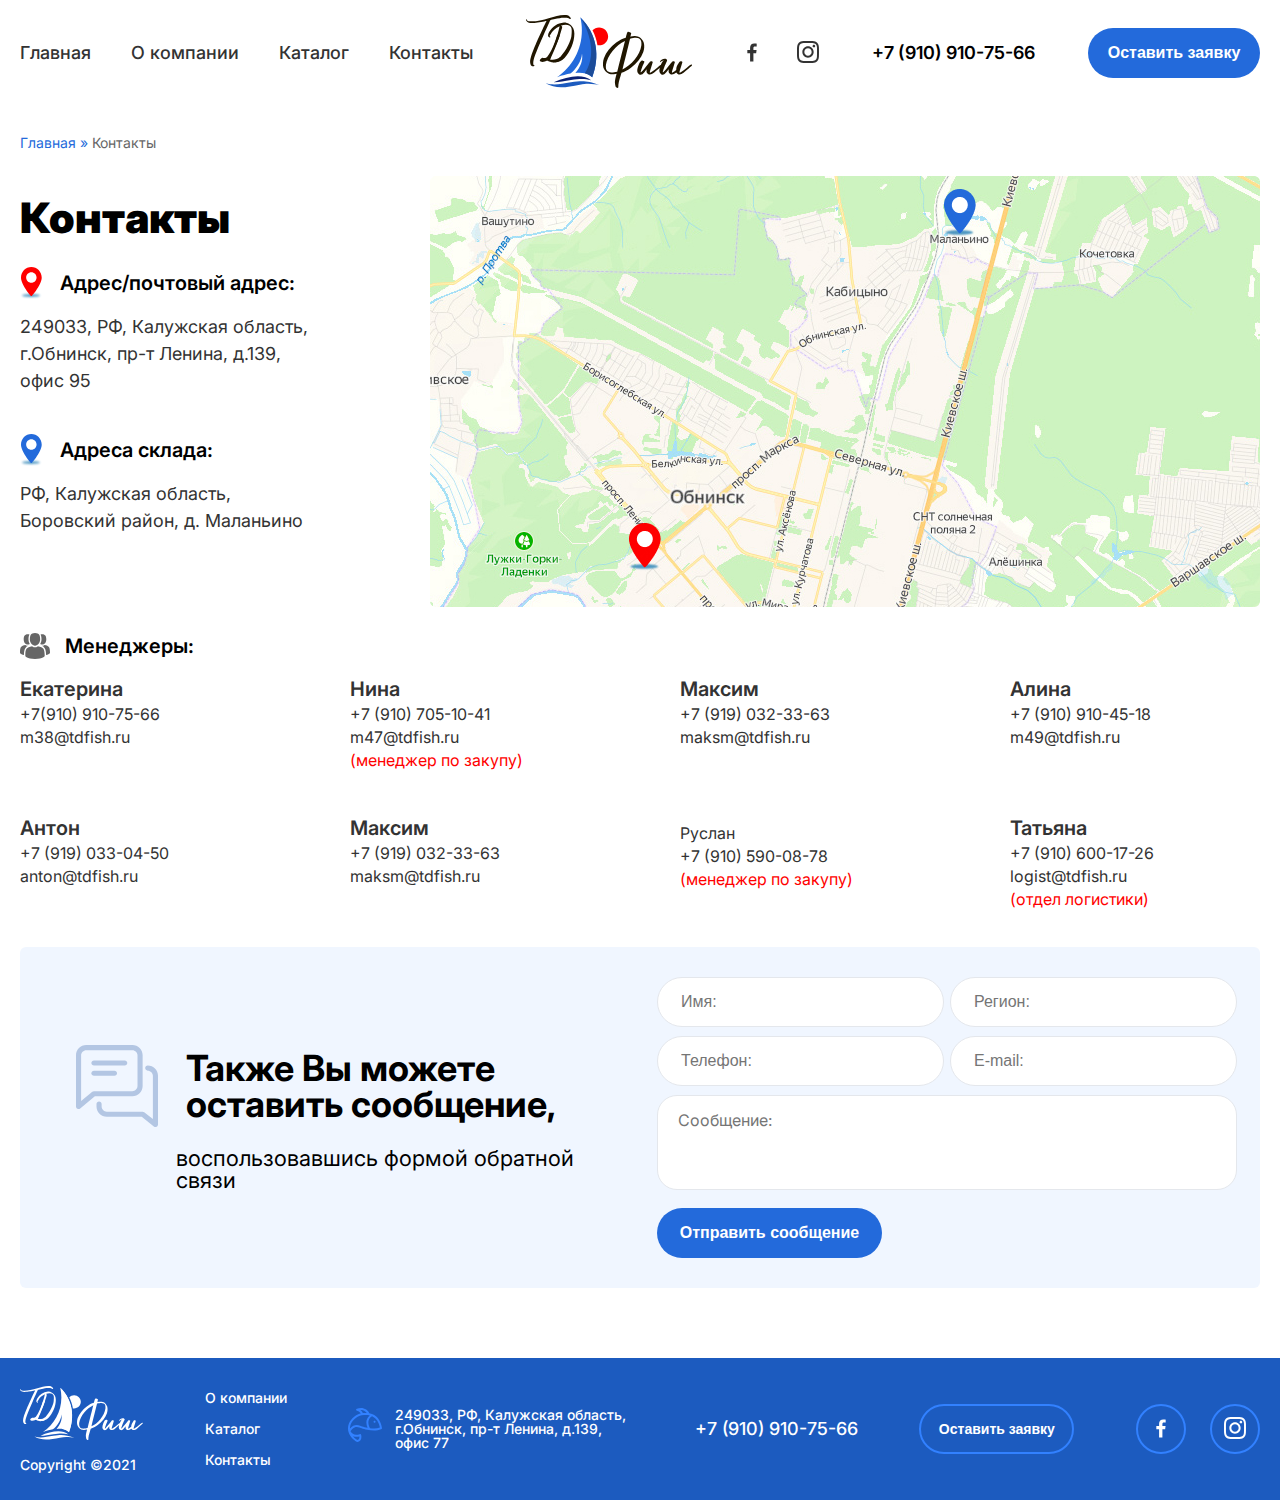
<file: contacts.html>
<!DOCTYPE html>
<html lang="ru">
<head>
    <meta charset="UTF-8">
    <meta http-equiv="X-UA-Compatible" content="IE=edge">
    <meta name="viewport" content="width=device-width, initial-scale=1.0">
    <link rel="preconnect" href="https://fonts.googleapis.com">
    <link rel="preconnect" href="https://fonts.gstatic.com" crossorigin>
    <link href="https://fonts.googleapis.com/css2?family=Inter:wght@300;400;500;600;700;800;900&display=swap" rel="stylesheet">
    <link rel="stylesheet" href="assets/vendor/owl/assets/owl.carousel.min.css">
    <link rel="stylesheet" href="assets/vendor/owl/assets/owl.theme.default.min.css">
    <link rel="stylesheet" href="assets/css/style.css">
    <link rel="icon" href="assets/img/favicon.svg" type=" image/svg+xml">
    <title>ТД Фиш</title>
</head>
<body>
    <header class="header">
        <div class="box-container">
            <div class="header__wrapper">
                <nav class="desctop-nav">
                    <ul class="desctop-nal__list">
                        <li class="desctop-nal__list-item"><a class="desctop-nal__list-item-link" href="/">Главная</a></li>
                        <li class="desctop-nal__list-item"><a class="desctop-nal__list-item-link" href="about.html">О компании</a></li>
                        <li class="desctop-nal__list-item"><a class="desctop-nal__list-item-link" href="catalog.html">Каталог</a></li>
                        <li class="desctop-nal__list-item"><a class="desctop-nal__list-item-link" href="contacts.html">Контакты</a></li>
                    </ul>
                </nav>
                <a href="/"><img src="assets/img/header-logo.svg" alt="ТД ФИШ" class="header__logo"></a>
                <div class="header__social">
                    <a href="https://www.facebook.com/torgovydomfish/" class="header__social-link">
                        <img src="assets/img/facebook.svg" alt="">
                    </a>
                    <a href="https://www.instagram.com/tdfish.ru/" class="header__social-link">
                        <img src="assets/img/instagramm.svg" alt="">
                    </a>
                </div>
                <a href="tel:+79109107566" class="header__phone-link"><p class="header__phone">+7 (910) 910-75-66</p></a>
                <button class="header__button-recall">Оставить заявку</button>

                <div class="header__menu-btn">
                    <img src="assets/img/menu-btn.svg" alt="">
                </div>
            </div>
        </div>
        <!--/.box-container-->
        <div class="header__mobile-navigation">
            <div class="header__mobile-navigation-wrapper">
                <div class="header__mobile-navigation-wrapper-box">
                    <nav class="header__mobile-nav">
                        <ul class="header__mobile-nav-list">
                            <li class="header__mobile-nav-list-unit">
                                <a href="/" class="header__mobile-nav-list-unit-link">Главная</a>
                            </li>
                            <li class="header__mobile-nav-list-unit">
                                <a href="about.html" class="header__mobile-nav-list-unit-link">О компании</a>
                            </li>
                            <li class="header__mobile-nav-list-unit">
                                <a href="catalog.html" class="header__mobile-nav-list-unit-link">Каталог</a>
                            </li>
                            <li class="header__mobile-nav-list-unit">
                                <a href="contacts.html" class="header__mobile-nav-list-unit-link">Контакты</a>
                            </li>
                        </ul>
                    </nav>

                    <div class="header__mobile-navigation-social-recall">
                        <button class="header__mobile-navigation-recall-btn">Оставить заявку</button>
                        <div class="header__mobile-navigation-social">
                            <a href="#" class="header__social-link">
                                <img src="assets/img/facebook.svg" alt="">
                            </a>
                            <a href="#" class="header__social-link">
                                <img src="assets/img/instagramm.svg" alt="">
                            </a>
                        </div>
                    </div>
                </div>
                <div class="header__mobile-navigation-wrapper-overlay"></div>
            </div>
        </div>
    </header>

    <div class="page-body">
        <div class="box-container">
            <ul class="breadcrumbps">
                <li class="breadcrumbps__item"><a href="/" class="breadcrumbps__item-link">Главная&nbsp;»&nbsp;</a></li>
                <li class="breadcrumbps__item breadcrumbps__item_last">Контакты</li>
            </ul>

            <section class="contacts-block">
                <div class="contacts-block__wrapper">
                    <div class="contacts-block__address">
                        <h1 class="page__title page__title_contacts">Контакты</h1>
                        <div class="contacts-block__address-unit">
                            <div class="contacts-block__address-unit-header">
                                <img src="assets/img/red-pin.svg" alt="">
                                <h4>Адрес/почтовый адрес:</h4>
                            </div>
                            <p class="contacts-block__address-address">249033, РФ, Калужская область, г.Обнинск, пр-т Ленина, д.139, офис 95</p>
                        </div>
                        <div class="contacts-block__address-unit">
                            <div class="contacts-block__address-unit-header">
                                <img src="assets/img/blue-pin.svg" alt="">
                                <h4>Адреса склада:</h4>
                            </div>
                            <p class="contacts-block__address-address">РФ, Калужская область, Боровский район, д. Маланьино</p>
                        </div>
                    </div>
                    <div class="contacts-block__map">
                        <picture>
                            <source srcset="assets/img/map_m.jpg" media="(max-width: 560px)" />
                            <img src="assets/img/map.jpg" />
                        </picture>
                    </div>
                </div>
            </section>

            <section class="manager-block">
                <div class="manager-block__title">
                    <img src="assets/img/manager-icon.svg" alt="">
                    <h4>Менеджеры:</h4>
                </div>
                <div class="manager-block__wrapper">
                    <div class="manager-block__unit">
                        <h4 class="manager-block__unit-title">Екатерина</h4>
                        <p>+7(910) 910-75-66</p>
                        <p>m38@tdfish.ru</p>
                    </div>
                    <!--/.manager-block__unit-->

                    <div class="manager-block__unit">
                        <h4 class="manager-block__unit-title">Нина</h4>
                        <p>+7 (910) 705-10-41</p>
                        <p>m47@tdfish.ru </p>
                        <p class="special-manager">(менеджер по закупу)</p>
                    </div>
                    <!--/.manager-block__unit-->

                    <div class="manager-block__unit">
                        <h4 class="manager-block__unit-title">Максим</h4>
                        <p>+7 (919) 032-33-63</p>
                        <p>maksm@tdfish.ru</p>
                    </div>
                    <!--/.manager-block__unit-->

                    <div class="manager-block__unit">
                        <h4 class="manager-block__unit-title">Алина</h4>
                        <p>+7 (910) 910-45-18</p>
                        <p>m49@tdfish.ru</p>
                    </div>
                    <!--/.manager-block__unit-->

                    <div class="manager-block__unit">
                        <h4 class="manager-block__unit-title">Антон</h4>
                        <p>+7 (919) 033-04-50</p>
                        <p>anton@tdfish.ru</p>
                    </div>
                    <!--/.manager-block__unit-->

                    <div class="manager-block__unit">
                        <h4 class="manager-block__unit-title">Максим</h4>
                        <p>+7 (919) 032-33-63</p>
                        <p>maksm@tdfish.ru</p>
                    </div>
                    <!--/.manager-block__unit-->

                    <div class="manager-block__unit">
                        <h4 class="manager-block__unit-title"></h4>
                        <p>Руслан</p>
                        <p>+7 (910) 590-08-78</p>
                        <p class="special-manager">(менеджер по закупу)</p>
                    </div>
                    <!--/.manager-block__unit-->

                    <div class="manager-block__unit">
                        <h4 class="manager-block__unit-title">Татьяна</h4>
                        <p>+7 (910) 600-17-26</p>
                        <p>logist@tdfish.ru</p>
                        <p class="special-manager">(отдел логистики)</p>
                    </div>
                    <!--/.manager-block__unit-->
                </div>
            </section>

            <div class="contacts-form">
                <div class="contacts-form__text">
                    <div class="contacts-form__text-title">
                        <img src="assets/img/chat.svg" alt="">
                        <h2>Также Вы можете оставить сообщение, </h2>
                    </div>
                    <p>воспользовавшись формой обратной связи</p>
                </div>
                <div class="contacts-form__input">
                    <div class="contacts-form__input-line">
                        <input type="text" placeholder="Имя:">
                        <input type="text" placeholder="Регион:">
                    </div>
                    <div class="contacts-form__input-line">
                        <input type="text" placeholder="Телефон:">
                        <input type="text" placeholder="E-mail:">
                    </div>
                    <textarea placeholder="Сообщение:"></textarea>
                    <button class="contacts-form__btn">Отправить сообщение</button>
                </div>
            </div>
        </div>
    </div>

    <footer class="footer">
        <div class="box-container">
            <div class="footer__wrapper">
                <div class="footer__logo-copyright">
                    <a href="/">
                        <img src="assets/img/footer-logo.svg" alt="" class="footer__logo">
                    </a>
                    <p class="footer__copyright">Copyright ©2021</p>
                </div>

                <nav class="footer__nav">
                    <ul class="footer__nav-list">
                        <li class="footer__nav-item"><a href="about.html" class="footer__nav-link">О компании</a></li>
                        <li class="footer__nav-item"><a href="catalog.html" class="footer__nav-link">Каталог</a></li>
                        <li class="footer__nav-item"><a href="contacts.html" class="footer__nav-link">Контакты</a></li>
                    </ul>
                </nav>

                <div class="footer__address">
                    <img src="assets/img/footer-fish.svg" alt="">
                    <p>249033, РФ, Калужская область, г.Обнинск, пр-т Ленина, д.139, офис 77</p>
                </div>

                <a href="tel:+79109107566" class="footer__phone">
                    <p>+7 (910) 910-75-66</p>
                </a>

                <button class="footer__btn-recall">Оставить заявку</button>

                <div class="footer__social">
                    <div class="footer__social-unit">
                        <a href="https://www.facebook.com/torgovydomfish/" class="footer__social-unit-link">
                            <img src="assets/img/facebook-footer.svg" alt="">
                        </a>
                    </div>

                    <div class="footer__social-unit">
                        <a href="https://www.instagram.com/tdfish.ru/" class="footer__social-unit-link">
                            <img src="assets/img/instagramm-footer.svg" alt="">
                        </a>
                    </div>
                </div>
            </div>
        </div>

        <div class="box-container">
            <div class="footer__wrapper-mobile">
                <div class="footer__logo-nav">
                    <div class="footer__logo-copyright">
                        <a href="/">
                            <img src="assets/img/footer-logo.svg" alt="" class="footer__logo">
                        </a>
                        <p class="footer__copyright">Copyright ©2021</p>
                    </div>
    
                    <nav class="footer__nav">
                        <ul class="footer__nav-list">
                            <li class="footer__nav-item"><a href="about.html" class="footer__nav-link">О компании</a></li>
                            <li class="footer__nav-item"><a href="catalog.html" class="footer__nav-link">Каталог</a></li>
                            <li class="footer__nav-item"><a href="contacts.html" class="footer__nav-link">Контакты</a></li>
                        </ul>
                    </nav>
                </div>
                

                <div class="footer__address">
                    <img src="assets/img/footer-fish.svg" alt="">
                    <p>249033, РФ, Калужская область, г.Обнинск, пр-т Ленина, д.139, офис 77</p>
                </div>

                <a href="tel:+79109107566" class="footer__phone">
                    <p>+7 (910) 910-75-66</p>
                </a>

                <div class="footer__social-recall">
                    <button class="footer__btn-recall">Оставить заявку</button>

                    <div class="footer__social">
                        <div class="footer__social-unit">
                            <a href="https://www.facebook.com/torgovydomfish/" class="footer__social-unit-link">
                                <img src="assets/img/facebook-footer.svg" alt="">
                            </a>
                        </div>

                        <div class="footer__social-unit">
                            <a href="https://www.instagram.com/tdfish.ru/" class="footer__social-unit-link">
                                <img src="assets/img/instagramm-footer.svg" alt="">
                            </a>
                        </div>
                    </div>
                </div>
                
            </div>
        </div>
    </footer>

    <!--Форма обратной связи-->
    <div class="recall-form__overlay">
        <div class="recall-form__wrapper">
            <div class="recall-form__box">
                <img src="assets/img/form-cross.svg" alt="" class="recall-form__cross">
                <h2 class="recall-form__title">Запросить прайс-лист</h2>
                <div class="recall-form__input-block">
                    <input type="text" placeholder="Имя:">
                    <input type="text" placeholder="Телефон:">
                    <input type="text" placeholder="Название компании:">
                    <input type="text" placeholder="E-mail:">
                    <div class="recall-form__region-select">
                        <div class="recall-form__region-select-input">
                            <input type="text" value="Регион:" readonly>
                            <img class="input-angle" src="assets/img/angle.svg" alt="">
                        </div>
                        <div class="recall-form__region-select-block">
                            <div class="recall-form__region-select-unit">
                                <p>Москва</p>
                            </div>
                            <div class="recall-form__region-select-unit">
                                <p>Московской обл.</p>
                            </div>
                            <div class="recall-form__region-select-unit">
                                <p>Санкт-Петербург</p>
                            </div>
                            <div class="recall-form__region-select-unit">
                                <p>Крым</p>
                            </div>
                            <div class="recall-form__region-select-unit">
                                <p>Сибирь</p>
                            </div>
                            <div class="recall-form__region-select-unit">
                                <p>Пермь</p>
                            </div>
                            <div class="recall-form__region-select-unit">
                                <p>Екатеринбург</p>
                            </div>
                            <div class="recall-form__region-select-unit">
                                <p>Челябинск</p>
                            </div>
                            <div class="recall-form__region-select-unit">
                                <p>Новосибирск</p>
                            </div>
                            <div class="recall-form__region-select-unit">
                                <p>Омск</p>
                            </div>
                            <div class="recall-form__region-select-unit">
                                <p>Барнаул</p>
                            </div>
                            <div class="recall-form__region-select-unit">
                                <p>Воронеж</p>
                            </div>
                            <div class="recall-form__region-select-unit">
                                <p>Курск</p>
                            </div>
                            <div class="recall-form__region-select-unit">
                                <p>Калужская обл.</p>
                            </div>
                        </div>
                    </div>
                </div>
                
                <div class="recall-form__checkbox-line">
                    <h4 class="recall-form__checkbox-line-title">Продукция:</h4>
                    <div class="recall-form__checkbox-line-block">
                        <div class="recall-form__checkbox-line-checkbox">
                            <label class="checkbox-other">
                                <input type="checkbox" checked>
                                <span>Сёмга</span>
                            </label>                          
                        </div>
                        <div class="recall-form__checkbox-line-checkbox">
                            <label class="checkbox-other">
                                <input type="checkbox" checked>
                                <span>Форель</span>
                            </label>                          
                        </div>
                    </div>
                </div>

                <button class="recall-form__btn">Отправить</button>

                <div class="confidential-policy">
                    <p>Отправляя данную форму Вы принимаете</p>
                    <a href="#">политику конфиденциальности</a>
                </div>
            </div>
            <div class="recall-form__base"></div>
        </div>
    </div>

    <script src="https://yastatic.net/jquery/3.3.1/jquery.min.js"></script>
    <script src="assets/vendor/owl/owl.carousel.min.js"></script>
    <script src="assets/js/owl-settings.js"></script>
    <script src="assets/js/common-scritps.js"></script>
</body>
</html>
</file>
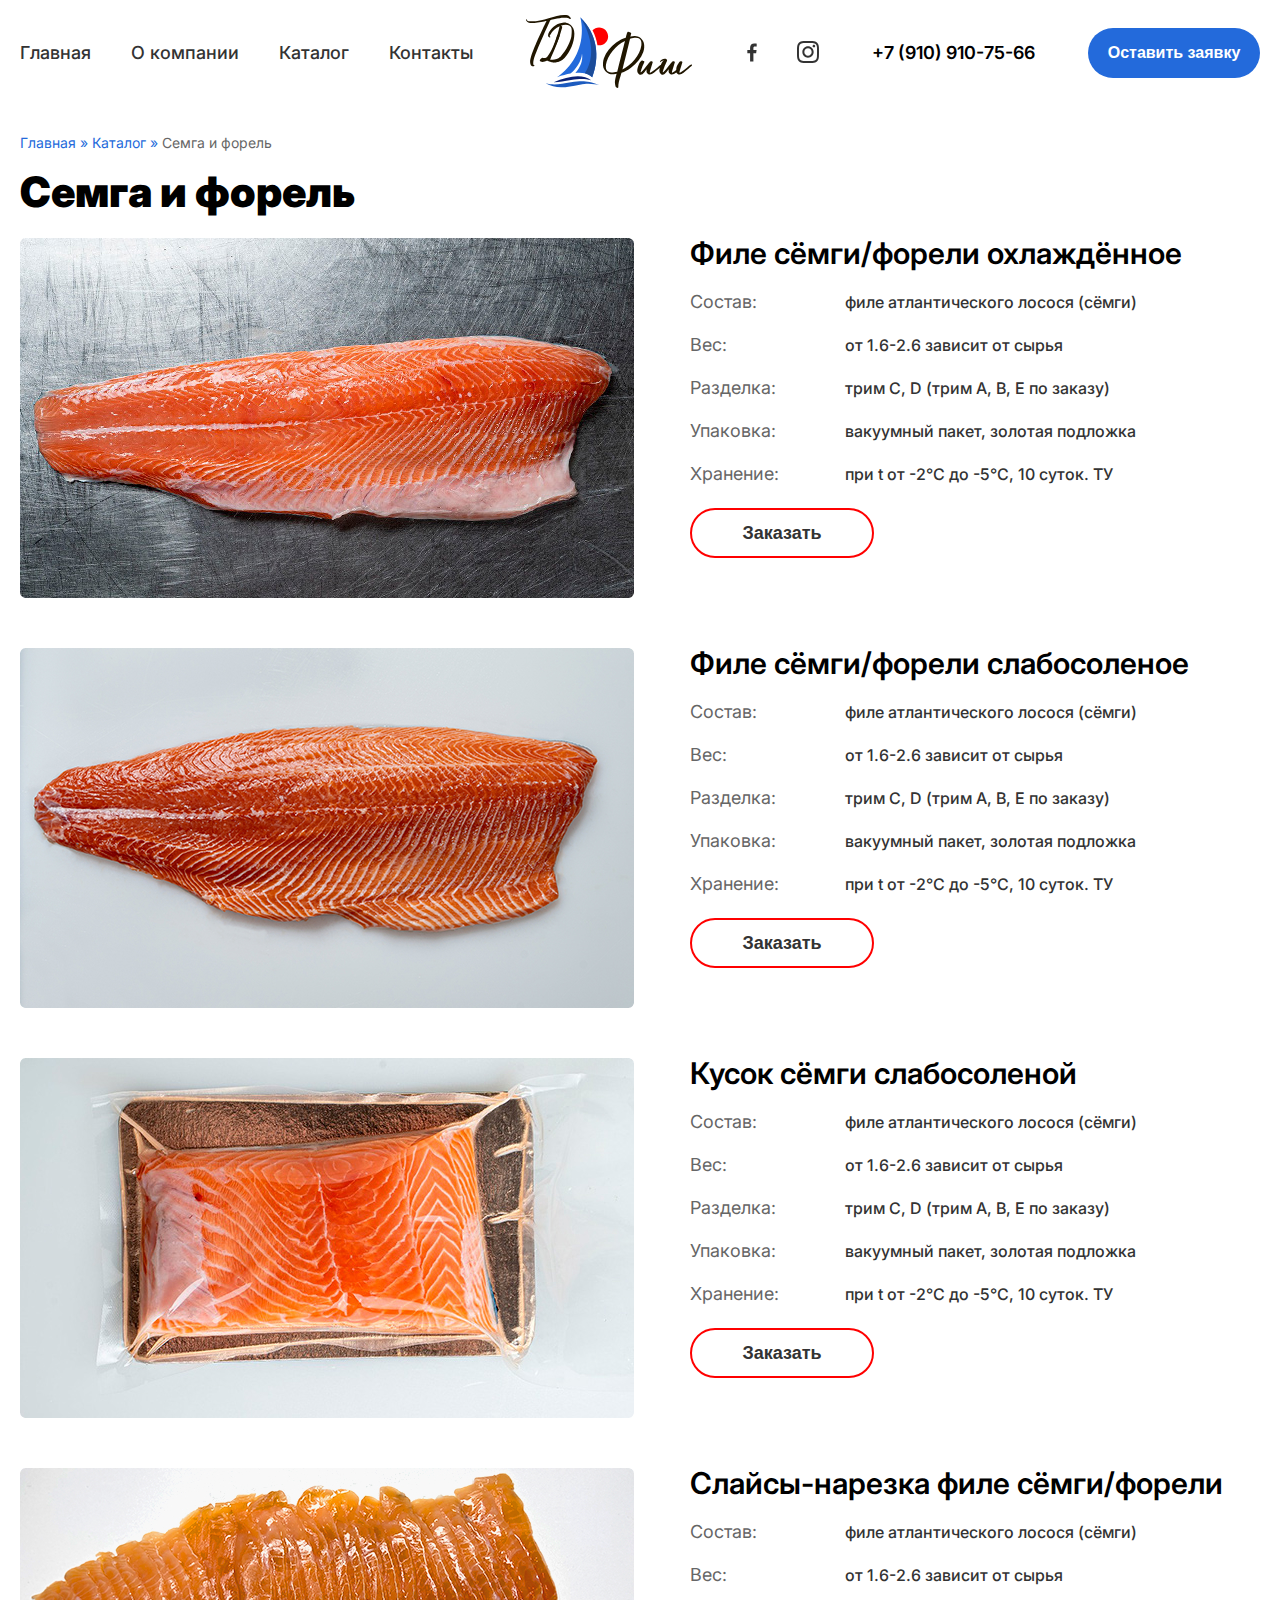
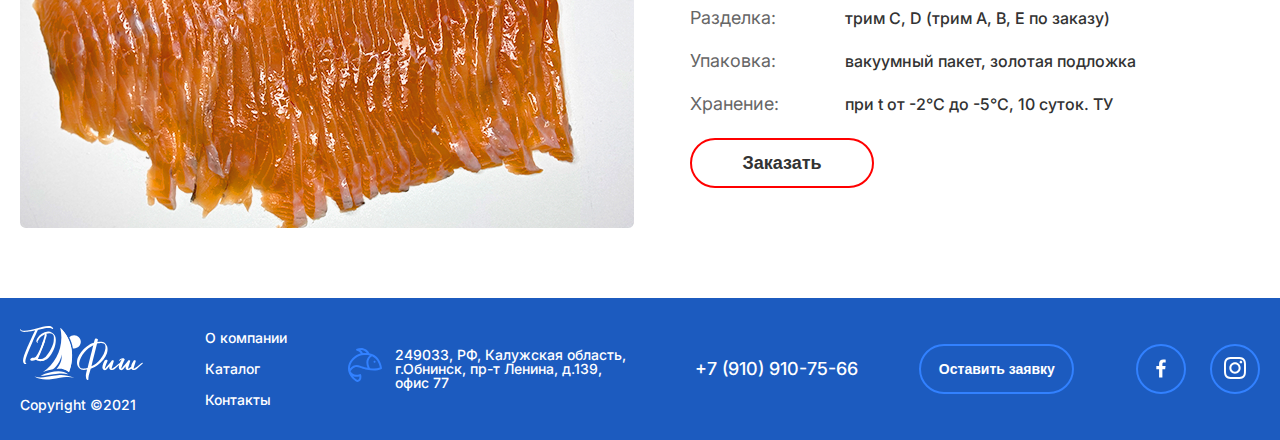
<file: forel.html>
<!DOCTYPE html>
<html lang="ru">
<head>
    <meta charset="UTF-8">
    <meta http-equiv="X-UA-Compatible" content="IE=edge">
    <meta name="viewport" content="width=device-width, initial-scale=1.0">
    <link rel="preconnect" href="https://fonts.googleapis.com">
    <link rel="preconnect" href="https://fonts.gstatic.com" crossorigin>
    <link href="https://fonts.googleapis.com/css2?family=Inter:wght@300;400;500;600;700;800;900&display=swap" rel="stylesheet">
    <link rel="stylesheet" href="assets/vendor/owl/assets/owl.carousel.min.css">
    <link rel="stylesheet" href="assets/vendor/owl/assets/owl.theme.default.min.css">
    <link rel="stylesheet" href="assets/css/style.css">
    <link rel="icon" href="assets/img/favicon.svg" type=" image/svg+xml">
    <title>ТД Фиш</title>
</head>
<body>
    <header class="header">
        <div class="box-container">
            <div class="header__wrapper">
                <nav class="desctop-nav">
                    <ul class="desctop-nal__list">
                        <li class="desctop-nal__list-item"><a class="desctop-nal__list-item-link" href="/">Главная</a></li>
                        <li class="desctop-nal__list-item"><a class="desctop-nal__list-item-link" href="about.html">О компании</a></li>
                        <li class="desctop-nal__list-item"><a class="desctop-nal__list-item-link" href="catalog.html">Каталог</a></li>
                        <li class="desctop-nal__list-item"><a class="desctop-nal__list-item-link" href="contacts.html">Контакты</a></li>
                    </ul>
                </nav>
                <a href="/"><img src="assets/img/header-logo.svg" alt="ТД ФИШ" class="header__logo"></a>
                <div class="header__social">
                    <a href="https://www.facebook.com/torgovydomfish/" class="header__social-link">
                        <img src="assets/img/facebook.svg" alt="">
                    </a>
                    <a href="https://www.instagram.com/tdfish.ru/" class="header__social-link">
                        <img src="assets/img/instagramm.svg" alt="">
                    </a>
                </div>
                <a href="tel:+79109107566" class="header__phone-link"><p class="header__phone">+7 (910) 910-75-66</p></a>
                <button class="header__button-recall">Оставить заявку</button>

                <div class="header__menu-btn">
                    <img src="assets/img/menu-btn.svg" alt="">
                </div>
            </div>
        </div>
        <!--/.box-container-->
        <div class="header__mobile-navigation">
            <div class="header__mobile-navigation-wrapper">
                <div class="header__mobile-navigation-wrapper-box">
                    <nav class="header__mobile-nav">
                        <ul class="header__mobile-nav-list">
                            <li class="header__mobile-nav-list-unit">
                                <a href="/" class="header__mobile-nav-list-unit-link">Главная</a>
                            </li>
                            <li class="header__mobile-nav-list-unit">
                                <a href="about.html" class="header__mobile-nav-list-unit-link">О компании</a>
                            </li>
                            <li class="header__mobile-nav-list-unit">
                                <a href="catalog.html" class="header__mobile-nav-list-unit-link">Каталог</a>
                            </li>
                            <li class="header__mobile-nav-list-unit">
                                <a href="contacts.html" class="header__mobile-nav-list-unit-link">Контакты</a>
                            </li>
                        </ul>
                    </nav>

                    <div class="header__mobile-navigation-social-recall">
                        <button class="header__mobile-navigation-recall-btn">Оставить заявку</button>
                        <div class="header__mobile-navigation-social">
                            <a href="#" class="header__social-link">
                                <img src="assets/img/facebook.svg" alt="">
                            </a>
                            <a href="#" class="header__social-link">
                                <img src="assets/img/instagramm.svg" alt="">
                            </a>
                        </div>
                    </div>
                </div>
                <div class="header__mobile-navigation-wrapper-overlay"></div>
            </div>
        </div>
    </header>

    <div class="page-body">
        <div class="box-container">
            <ul class="breadcrumbps">
                <li class="breadcrumbps__item"><a href="/" class="breadcrumbps__item-link">Главная&nbsp;»&nbsp;</a></li>
                <li class="breadcrumbps__item"><a href="catalog.html" class="breadcrumbps__item-link">Каталог&nbsp;»&nbsp;</a></li>
                <li class="breadcrumbps__item breadcrumbps__item_last">Семга и форель</li>
            </ul>

            <h1 class="page__title">Семга и форель</h1>

            <div class="category-block">
                <div class="category-block__wrapper">
                    <div class="category-block__unit">
                        <img src="assets/img/products/1.jpg" alt="">
                        <div class="category-block__unit-text">
                            <h4 class="category-block__unit-title">Филе сёмги/форели охлаждённое</h4>
                            <div class="category-block__unit-char-block">
                                <div class="category-block__unit-char-unit">
                                    <p class="char-name">Состав:</p>
                                    <p class="char-info">филе атлантического лосося (сёмги)</p>
                                </div>

                                <div class="category-block__unit-char-unit">
                                    <p class="char-name">Вес:</p>
                                    <p class="char-info">от 1.6-2.6 зависит от сырья</p>
                                </div>

                                <div class="category-block__unit-char-unit">
                                    <p class="char-name">Разделка:</p>
                                    <p class="char-info">трим С, D (трим A, B, E по заказу)</p>
                                </div>

                                <div class="category-block__unit-char-unit">
                                    <p class="char-name">Упаковка:</p>
                                    <p class="char-info">вакуумный пакет, золотая подложка</p>
                                </div>

                                <div class="category-block__unit-char-unit">
                                    <p class="char-name">Хранение:</p>
                                    <p class="char-info">при t от -2°C до -5°C, 10 суток. ТУ</p>
                                </div>
                            </div>
                            <button class="category-block__unit-btn">Заказать</button>
                        </div>
                    </div>

                    <div class="category-block__unit">
                        <img src="assets/img/products/2.jpg" alt="">
                        <div class="category-block__unit-text">
                            <h4 class="category-block__unit-title">Филе сёмги/форели слабосоленое</h4>
                            <div class="category-block__unit-char-block">
                                <div class="category-block__unit-char-unit">
                                    <p class="char-name">Состав:</p>
                                    <p class="char-info">филе атлантического лосося (сёмги)</p>
                                </div>

                                <div class="category-block__unit-char-unit">
                                    <p class="char-name">Вес:</p>
                                    <p class="char-info">от 1.6-2.6 зависит от сырья</p>
                                </div>

                                <div class="category-block__unit-char-unit">
                                    <p class="char-name">Разделка:</p>
                                    <p class="char-info">трим С, D (трим A, B, E по заказу)</p>
                                </div>

                                <div class="category-block__unit-char-unit">
                                    <p class="char-name">Упаковка:</p>
                                    <p class="char-info">вакуумный пакет, золотая подложка</p>
                                </div>

                                <div class="category-block__unit-char-unit">
                                    <p class="char-name">Хранение:</p>
                                    <p class="char-info">при t от -2°C до -5°C, 10 суток. ТУ</p>
                                </div>
                            </div>
                            <button class="category-block__unit-btn">Заказать</button>
                        </div>
                    </div>

                    <div class="category-block__unit">
                        <img src="assets/img/products/3.jpg" alt="">
                        <div class="category-block__unit-text">
                            <h4 class="category-block__unit-title">Кусок сёмги слабосоленой</h4>
                            <div class="category-block__unit-char-block">
                                <div class="category-block__unit-char-unit">
                                    <p class="char-name">Состав:</p>
                                    <p class="char-info">филе атлантического лосося (сёмги)</p>
                                </div>

                                <div class="category-block__unit-char-unit">
                                    <p class="char-name">Вес:</p>
                                    <p class="char-info">от 1.6-2.6 зависит от сырья</p>
                                </div>

                                <div class="category-block__unit-char-unit">
                                    <p class="char-name">Разделка:</p>
                                    <p class="char-info">трим С, D (трим A, B, E по заказу)</p>
                                </div>

                                <div class="category-block__unit-char-unit">
                                    <p class="char-name">Упаковка:</p>
                                    <p class="char-info">вакуумный пакет, золотая подложка</p>
                                </div>

                                <div class="category-block__unit-char-unit">
                                    <p class="char-name">Хранение:</p>
                                    <p class="char-info">при t от -2°C до -5°C, 10 суток. ТУ</p>
                                </div>
                            </div>
                            <button class="category-block__unit-btn">Заказать</button>
                        </div>
                    </div>

                    <div class="category-block__unit">
                        <img src="assets/img/products/4.jpg" alt="">
                        <div class="category-block__unit-text">
                            <h4 class="category-block__unit-title">Слайсы-нарезка филе сёмги/форели</h4>
                            <div class="category-block__unit-char-block">
                                <div class="category-block__unit-char-unit">
                                    <p class="char-name">Состав:</p>
                                    <p class="char-info">филе атлантического лосося (сёмги)</p>
                                </div>

                                <div class="category-block__unit-char-unit">
                                    <p class="char-name">Вес:</p>
                                    <p class="char-info">от 1.6-2.6 зависит от сырья</p>
                                </div>

                                <div class="category-block__unit-char-unit">
                                    <p class="char-name">Разделка:</p>
                                    <p class="char-info">трим С, D (трим A, B, E по заказу)</p>
                                </div>

                                <div class="category-block__unit-char-unit">
                                    <p class="char-name">Упаковка:</p>
                                    <p class="char-info">вакуумный пакет, золотая подложка</p>
                                </div>

                                <div class="category-block__unit-char-unit">
                                    <p class="char-name">Хранение:</p>
                                    <p class="char-info">при t от -2°C до -5°C, 10 суток. ТУ</p>
                                </div>
                            </div>
                            <button class="category-block__unit-btn">Заказать</button>
                        </div>
                    </div>
                </div>
            </div>
        </div>
    </div>


    <footer class="footer">
        <div class="box-container">
            <div class="footer__wrapper">
                <div class="footer__logo-copyright">
                    <a href="/">
                        <img src="assets/img/footer-logo.svg" alt="" class="footer__logo">
                    </a>
                    <p class="footer__copyright">Copyright ©2021</p>
                </div>

                <nav class="footer__nav">
                    <ul class="footer__nav-list">
                        <li class="footer__nav-item"><a href="about.html" class="footer__nav-link">О компании</a></li>
                        <li class="footer__nav-item"><a href="catalog.html" class="footer__nav-link">Каталог</a></li>
                        <li class="footer__nav-item"><a href="contacts.html" class="footer__nav-link">Контакты</a></li>
                    </ul>
                </nav>

                <div class="footer__address">
                    <img src="assets/img/footer-fish.svg" alt="">
                    <p>249033, РФ, Калужская область, г.Обнинск, пр-т Ленина, д.139, офис 77</p>
                </div>

                <a href="tel:+79109107566" class="footer__phone">
                    <p>+7 (910) 910-75-66</p>
                </a>

                <button class="footer__btn-recall">Оставить заявку</button>

                <div class="footer__social">
                    <div class="footer__social-unit">
                        <a href="https://www.facebook.com/torgovydomfish/" class="footer__social-unit-link">
                            <img src="assets/img/facebook-footer.svg" alt="">
                        </a>
                    </div>

                    <div class="footer__social-unit">
                        <a href="https://www.instagram.com/tdfish.ru/" class="footer__social-unit-link">
                            <img src="assets/img/instagramm-footer.svg" alt="">
                        </a>
                    </div>
                </div>
            </div>
        </div>

        <div class="box-container">
            <div class="footer__wrapper-mobile">
                <div class="footer__logo-nav">
                    <div class="footer__logo-copyright">
                        <a href="/">
                            <img src="assets/img/footer-logo.svg" alt="" class="footer__logo">
                        </a>
                        <p class="footer__copyright">Copyright ©2021</p>
                    </div>
    
                    <nav class="footer__nav">
                        <ul class="footer__nav-list">
                            <li class="footer__nav-item"><a href="about.html" class="footer__nav-link">О компании</a></li>
                            <li class="footer__nav-item"><a href="catalog.html" class="footer__nav-link">Каталог</a></li>
                            <li class="footer__nav-item"><a href="contacts.html" class="footer__nav-link">Контакты</a></li>
                        </ul>
                    </nav>
                </div>
                

                <div class="footer__address">
                    <img src="assets/img/footer-fish.svg" alt="">
                    <p>249033, РФ, Калужская область, г.Обнинск, пр-т Ленина, д.139, офис 77</p>
                </div>

                <a href="tel:+79109107566" class="footer__phone">
                    <p>+7 (910) 910-75-66</p>
                </a>

                <div class="footer__social-recall">
                    <button class="footer__btn-recall">Оставить заявку</button>

                    <div class="footer__social">
                        <div class="footer__social-unit">
                            <a href="https://www.facebook.com/torgovydomfish/" class="footer__social-unit-link">
                                <img src="assets/img/facebook-footer.svg" alt="">
                            </a>
                        </div>

                        <div class="footer__social-unit">
                            <a href="https://www.instagram.com/tdfish.ru/" class="footer__social-unit-link">
                                <img src="assets/img/instagramm-footer.svg" alt="">
                            </a>
                        </div>
                    </div>
                </div>
                
            </div>
        </div>
    </footer>

    <!--Форма обратной связи-->
    <div class="recall-form__overlay">
        <div class="recall-form__wrapper">
            <div class="recall-form__box">
                <img src="assets/img/form-cross.svg" alt="" class="recall-form__cross">
                <h2 class="recall-form__title">Запросить прайс-лист</h2>
                <div class="recall-form__input-block">
                    <input type="text" placeholder="Имя:">
                    <input type="text" placeholder="Телефон:">
                    <input type="text" placeholder="Название компании:">
                    <input type="text" placeholder="E-mail:">
                    <div class="recall-form__region-select">
                        <div class="recall-form__region-select-input">
                            <input type="text" value="Регион:" readonly>
                            <img class="input-angle" src="assets/img/angle.svg" alt="">
                        </div>
                        <div class="recall-form__region-select-block">
                            <div class="recall-form__region-select-unit">
                                <p>Москва</p>
                            </div>
                            <div class="recall-form__region-select-unit">
                                <p>Московской обл.</p>
                            </div>
                            <div class="recall-form__region-select-unit">
                                <p>Санкт-Петербург</p>
                            </div>
                            <div class="recall-form__region-select-unit">
                                <p>Крым</p>
                            </div>
                            <div class="recall-form__region-select-unit">
                                <p>Сибирь</p>
                            </div>
                            <div class="recall-form__region-select-unit">
                                <p>Пермь</p>
                            </div>
                            <div class="recall-form__region-select-unit">
                                <p>Екатеринбург</p>
                            </div>
                            <div class="recall-form__region-select-unit">
                                <p>Челябинск</p>
                            </div>
                            <div class="recall-form__region-select-unit">
                                <p>Новосибирск</p>
                            </div>
                            <div class="recall-form__region-select-unit">
                                <p>Омск</p>
                            </div>
                            <div class="recall-form__region-select-unit">
                                <p>Барнаул</p>
                            </div>
                            <div class="recall-form__region-select-unit">
                                <p>Воронеж</p>
                            </div>
                            <div class="recall-form__region-select-unit">
                                <p>Курск</p>
                            </div>
                            <div class="recall-form__region-select-unit">
                                <p>Калужская обл.</p>
                            </div>
                        </div>
                    </div>
                </div>
                
                <div class="recall-form__checkbox-line">
                    <h4 class="recall-form__checkbox-line-title">Продукция:</h4>
                    <div class="recall-form__checkbox-line-block">
                        <div class="recall-form__checkbox-line-checkbox">
                            <label class="checkbox-other">
                                <input type="checkbox" checked>
                                <span>Сёмга</span>
                            </label>                          
                        </div>
                        <div class="recall-form__checkbox-line-checkbox">
                            <label class="checkbox-other">
                                <input type="checkbox" checked>
                                <span>Форель</span>
                            </label>                          
                        </div>
                    </div>
                </div>

                <button class="recall-form__btn">Отправить</button>

                <div class="confidential-policy">
                    <p>Отправляя данную форму Вы принимаете</p>
                    <a href="#">политику конфиденциальности</a>
                </div>
            </div>
            <div class="recall-form__base"></div>
        </div>
    </div>

    <script src="https://yastatic.net/jquery/3.3.1/jquery.min.js"></script>
    <script src="assets/vendor/owl/owl.carousel.min.js"></script>
    <script src="assets/js/owl-settings.js"></script>
    <script src="assets/js/common-scritps.js"></script>
</body>
</html>
</file>
<file: assets/css/style.css>
/*Сброс стилей*/
*{
    box-sizing: border-box;
    outline: none !important;
}
html, body, div, span, applet, object, iframe,
h1, h2, h3, h4, h5, h6, p, blockquote, pre,
a, abbr, acronym, address, big, cite, code,
del, dfn, em, img, ins, kbd, q, s, samp,
small, strike, strong, sub, sup, tt, var,
b, u, i, center,
dl, dt, dd, ol, ul, li,
fieldset, form, label, legend,
table, caption, tbody, tfoot, thead, tr, th, td,
article, aside, canvas, details, embed, 
figure, figcaption, footer, header, hgroup, 
menu, nav, output, ruby, section, summary,
time, mark, audio, video {
	margin: 0;
	padding: 0;
	border: 0;
	font-size: 100%;
	font: inherit;
	vertical-align: baseline;
}
article, aside, details, figcaption, figure, 
footer, header, hgroup, menu, nav, section {
	display: block;
}
html {
	height: 100%;
}
body {
	line-height: 1;
}
ol, ul {
	list-style: none;
}
blockquote, q {
	quotes: none;
}
blockquote:before, blockquote:after,
q:before, q:after {
	content: '';
	content: none;
}
table {
	border-collapse: collapse;
	border-spacing: 0;
}

/*Подключаем шрифты*/
body{
    font-family: 'Inter', sans-serif;
}

.box-container{
    width: 1240px;
    margin: auto;
}

.header__wrapper{
    display: flex;
    justify-content: space-between;
    align-items: center;
    padding-top: 15px;
    padding-bottom: 20px;
}

.desctop-nal__list{
    display: flex;
    align-items: center;
}

.desctop-nal__list-item+.desctop-nal__list-item{
    margin-left: 40px;
}

.desctop-nal__list-item-link{
    font-weight: 500;
    color: #333;
    font-size: 18px;
    text-decoration: none;
}

.header__social{
    display: flex;
    align-items: center;
}

.header__social-link{
    text-decoration: none;
}

.header__social-link+.header__social-link{
    margin-left: 40px;
}

.header__phone-link{
    color: #000;
    font-weight: 600;
    text-decoration: none;
    font-size: 18px;
}

.header__button-recall{
    cursor: pointer;
    width: 172px;
    height: 50px;
    background: #236ADB;
    border-radius: 100px;
    border: none;
    font-weight: 600;
    color: #fff;
    font-size: 16px;
    transition-property: background;
    transition-duration: .3s;
}

.header__button-recall:hover{
    background: #2778F8;
}

.banner-wrapper{
    height: 515px;
    background: url('../img/fish-bg.svg');
    background-repeat: repeat-x;
    background-position-y: 32px;
    display: flex;
    justify-content: center;
}

.banner-block{
    position: relative;
    width: 1600px;
}

.banner-unit{
    position: relative;
}

.banner-unit__text{
    position: absolute;
    top: 80px;
    left: 159px;
    color: #fff;
}

.banner-unit__text-header{
    width: 360px;
    font-weight: 800;
    font-size: 46px;
}

.banner-unit__text-text{
    margin-top: 22px;
    font-size: 22px;
    width: 360px;
    line-height: 130%;
}

.banner-unit__text-btn-link{
    text-decoration: none;
}

.banner-unit__text-btn{
    margin-top: 49px;
    width: 172px;
    height: 50px;
    background: #FF0000;
    box-shadow: 0px 6px 20px rgba(255, 0, 0, 0.5);
    border-radius: 100px;
    border: none;
    color: #fff;
    font-weight: 600;
    font-size: 18px;
    cursor: pointer;
    transition-property: box-shadow;
    transition-duration: .5s;
}

.banner-unit__text-btn:hover{
    box-shadow: 5px 17px 7px rgba(255, 0, 0, 0.5);
}

.banner-arrows{
    position: absolute;
    top: 40%;
    width: 95%;
    left: 2.5%;
    display: flex;
    justify-content: space-between;
    z-index: 30;
}

.banner-arrow{
    display: flex;
    align-items: center;
    justify-content: center;
    width: 57px;
    height: 57px;
    background: #fff;
    border-radius: 50%;
    cursor: pointer;
}

.banner-slider > .owl-dots{
    position: absolute;
    top: 90%;
    width: 100%;
    display: flex;
    align-items: center;
    justify-content: center;
}

.banner-slider > .owl-dots > .owl-dot+.owl-dot{
    margin-left: 7px;
}

.banner-slider > .owl-dots > .owl-dot{
    width: 43px;
    height: 6px;
    background: #FFFFFF;
    border-radius: 4px;
}

.banner-slider > .owl-dots > .owl-dot.active{
    background: #FF0000;
}

.ship-container{
    position: relative;
    overflow: hidden;
    margin-top: 30px;
}

.ship-container__wrapper{
    position: relative;
    z-index: 10;
}

.ships-groups{
    position: absolute;
    top: 0;
    left: 0;
    width: 100%;
    height: 100%;
}

.ship-bg-small{
    position: absolute;
    top: 30%;
    left: 60px;
    height: 200px;
}

.ship-bg-big{
    position: absolute;
    top: 30%;
    right: 10px;
}

.ship-container__wrapper{
    display: flex;
    align-items: flex-start;
    justify-content: center;
}

.ship-container__text{
    width: 660px;
}

.ship-container__text-title{
    display: flex;
    align-items: flex-start;
}

.ship-container__text-title h1{
    font-size: 42px;
    font-weight: 900;
    margin-left: 14px;
}

.ship-container__text-text{
    margin-top: 30px;
    padding-left: 50px;
    font-size: 16px;
    color: #333;
    line-height: 180%;
}

.ship-container__text-btn-link{
    text-decoration: none;
    color: #fff;
}

.ship-container__text-btn{
    width: 181px;
    height: 50px;
    margin-top: 35px;
    margin-left: 50px;
    background: #236ADB;
    border-radius: 100px;
    display: flex;
    align-items: center;
    justify-content: space-between;
    padding: 0 25px;
    border: none;
    color: #fff;
    font-size: 16px;
    font-weight: 600;
    cursor: pointer;
    transition-property: background;
    transition-duration: .3s;
}

.ship-container__text-btn:hover{
    background: #2778F8;
}

.our-advantages{
    overflow: hidden;
    margin-top: 85px;
}

.our-advantages__wrapper{
    position: relative;
}

.our-advantages__title{
    width: 715px;
    height: 150px;
    border-radius: 10px;
    background: url('../img/adv-bg.jpg');
    background-position: center;
    background-repeat: no-repeat;
    background-size: cover;
    display: flex;
    align-items: center;
    padding: 0 50px;
}

.our-advantages__title-text{
    font-weight: 900;
    font-size: 42px;
    color: #fff;
}

.our-advantages__block{
    width: 860px;
    display: flex;
    justify-content: space-between;
    flex-wrap: wrap;
}

.our-advantages__block-unit{
    display: flex;
    flex-direction: column;
    align-items: flex-start;
    margin-top: 80px;
    width: 216px;
}

.our-advantages__block-unit-img-box{
    width: 80px;
    height: 80px;
    display: flex;
    align-items: center;
    justify-content: center;
}

.our-advantages__block-unit-title{
    margin-top: 25px;
    font-weight: 600;
    font-size: 16px;
}

.our-advantages__block-unit-text{
    margin-top: 11px;
    color: #666;
    font-size: 14px;
}

.our-advantages__fish-img{
    position: absolute;
    top: 0;
    right: -265px;
}

.our-production{
    margin-top: 60px;
}

.our-production__img-bg{
    width: 100%;
    margin-top: 40px;
}

.section-title__block{
    display: flex;
    align-items: center;
    justify-content: center;
    flex-direction: column;
}

.section-title__block h2{
    margin-top: 10px;
    font-weight: 900;
    font-size: 42px;
}

.our-production__wrapper{
    margin-top: 38px;
    display: flex;
    align-items: center;
    justify-content: center;
}

.our-production__block{
    position: relative;
}

.our-production__block_left{
    border-radius: 6px 0px 0px 6px;
}

.our-production__block_right{
    border-radius: 0px 6px 6px 0px;
}

.our-production__block-text{
    position: absolute;
    bottom: 30px;
    display: flex;
    flex-direction: column;
}

.our-production__block-text_left{
    right: 32px;
    align-items: flex-end;
}

.our-production__block-text-right{
    left: 32px;
    align-items: flex-start;
}

.our-production__block-title{
    font-weight: 600;
    font-size: 40px;
    color: #fff;
}

.our-production__block-title span{
    font-size: 24px;
}

.our-production__block-btn-link{
    text-decoration: none;
    color: #fff;
}

.our-production__block-btn{
    margin-top: 19px;
    width: 181px;
    height: 50px;
    background: transparent;
    border-radius: 50px;
    display: flex;
    align-items: center;
    justify-content: space-between;
    padding: 0 23px;
    color: #fff;
    font-size: 16px;
    font-weight: 500;
    cursor: pointer;
    transition-property: box-shadow;
    transition-duration: .5s;
}

.our-production__block-btn_red{
    border: 2px solid #FF0000;
    box-shadow: 0px 6px 20px rgba(255, 0, 0, 0.5);
}

.our-production__block-btn_red:hover{
    box-shadow: 5px 10px 10px rgba(255, 0, 0, 0.5);
}

.our-production__block-btn_blue{
    border: 2px solid #236ADB;
    box-shadow: 0px 6px 20px rgba(35, 106, 219, 0.5);
}

.our-production__block-btn_blue:hover{
    box-shadow: 5px 10px 10px rgba(35, 106, 219, 0.5);
}

.our-partners{
    margin-top: 20px;
}

.our-partners__wrapper{
    width: 1400px;
    margin: auto;
    position: relative;
}

.box-container_slider{
    width: 1220px;
}

.our-partners__slider{
    margin-top: 60px;
}

.our-partners__slider-unit{
    width: 230px;
}

.our-partners__slider-unit-img-box{
    width: 171px;
    height: 92px;
    display: flex;
    align-items: flex-end;
    justify-content: flex-start;
}

.our-partners__slider-unit-img{
    width: auto !important;
}

.our-partners__slider-unit-title{
    margin-top: 18px;
    font-weight: 500;
    color: #333;
    font-size: 16px;
}

.our-partners__slider-unit-text{
    margin-top: 8px;
    font-size: 14px;
    color: #666;
}

.our-partners__slider-arrows{
    width: 100%;
    position: absolute;
    display: flex;
    justify-content: space-between;
    align-items: center;
    top: 15%;
    left: 0;
}

.our-partners__slider-arrow{
    width: 57px;
    height: 57px;
    border-radius: 50%;
    background: #236ADB;
    cursor: pointer;
    display: flex;
    align-items: center;
    justify-content: center;
}

@media(max-width: 1420px){
    .our-partners__wrapper {
        width: 1160px;
    }
    .box-container_slider{
        width: 800px;
    }
}

@media(max-width: 1640px){
    .banner-block{
        width: 1240px;
    }
    .banner-unit__text{
        top: 37px;
    }
    .banner-arrows{
        top: 27%;
    }
    .banner-wrapper{
        height: 420px;
    }
}

.footer{
    width: 100%;
    padding: 28px 0;
    background: #1C5BBF;
    margin-top: 70px;
}

.footer__wrapper{
    display: flex;
    justify-content: space-between;
    align-items: center;
}

.footer__copyright{
    margin-top: 15px;
    font-size: 14px;
    font-weight: 500;
    color: #fff;
}

.footer__nav-link{
    text-decoration: none;
    color: #fff;
}

.footer__nav-item{
    font-size: 14px;
    font-weight: 500;
}

.footer__nav-item+.footer__nav-item{
    margin-top: 17px;
}

.footer__address{
    width: 285px;
    display: flex;
    align-items: flex-start;
}

.footer__address p{
    margin-left: 13px;
    font-weight: 500;
    color: #fff;
    font-size: 14px;
}

.footer__phone{
    color: #fff;
    text-decoration: none;
    font-weight: 500;
    font-size: 18px;
}

.footer__btn-recall{
    cursor: pointer;
    width: 155px;
    height: 50px;
    border: 2px solid #3281FF;
    border-radius: 50px;
    color: #fff;
    font-weight: 600;
    font-size: 14px;
    background: transparent;
    transition-property: background;
    transition-duration: .5s;
}

.footer__btn-recall:hover{
    background: #fff;
    color: #3281FF;
    border: 2px solid #fff;
}

.footer__social{
    display: flex;
    align-items: center;
}

.footer__social-unit{
    width: 50px;
    height: 50px;
    border-radius: 50%;
    border: 2px solid #3281FF;
    display: flex;
    align-items: center;
    justify-content: center;
}

.footer__social-unit+.footer__social-unit{
    margin-left: 24px;
}

.header__menu-btn{
    display: none;
}

.ship-container-img__mobile{
    display: none;
}

.footer__wrapper-mobile{
    display: none;
}

@media(max-width:560px){
    .box-container{
        width: 330px;
    }
    .desctop-nav{
        display: none;
    }
    .header__button-recall{
        display: none;
    }
    .header__social{
        display: none;
    }
    .banner-block{
        width: 340px;
    }
    .banner-unit img{
        object-fit: none;
        object-position: center;
        height: 200px;
    }
    .banner-arrows{
        display: none;
    }
    .banner-slider > .owl-dots{
        top: 103%;
    }
    .banner-slider > .owl-dots > .owl-dot{
        background: #c4c4c4;
    }
    .banner-unit__text{
        top: 24px;
        left: 16px;
    }
    .banner-unit__text-header{
        width: 170px;
        font-size: 20px;
    }
    .banner-unit__text-text{
        width: 170px;
        font-size: 14px;
        margin-top: 5px;
    }
    .banner-unit__text-btn{
        margin-top: 18px;
        width: 100px;
        height: 35px;
        font-size: 12px;
    }
    .banner-wrapper{
        height: 222px;
    }
    .ship-container__wrapper{
        flex-direction: column-reverse;
    }
    .ship-container-img__desctop{
        display: none;
    }
    .ship-container-img__mobile{
        display: block;
        width: 100%;
    }
    .ship-container__text{
        width: 100%;
    }
    .ships-groups{
        display: none;
    }
    .ship-container__text-title h1{
        font-size: 20px;
        margin-left: 7px;
    }
    .ship-container__text-text{
        padding: 0;
        font-size: 14px;
        line-height: 150%;
    }
    .ship-container__text-btn{
        margin-top: 20px;
        margin-left: 0;
        width: 160px;
        height: 44px;
        font-size: 14px;
    }
    .our-advantages{
        margin-top: 40px;
    }
    .our-advantages__title{
        width: 100%;
        padding: 20px;
        height: 72px;
    }
    .our-advantages__title-text{
        font-size: 20px;
    }
    .our-advantages__wrapper{
        display: flex;
        flex-direction: column;
    }
    .our-advantages__block{
        width: 100%;
    }
    .our-advantages__fish-img{
        position: static;
        margin-top: 20px;
    }
    .our-advantages__block-unit{
        width: 160px;
        margin-top: 40px;
    }
    .section-title__block h2{
        font-size: 20px;
        text-align: center;
    }
    .our-production__wrapper{
        flex-direction: column;
    }
    .our-production__block{
        width: 100%;
    }
    .our-production__block-img{
        width: 100%;
        border-radius: 6px;
    }
    .our-production__block+.our-production__block{
        margin-top: 10px;
    }
    .our-production__block-text_left{
        width: 100%;
        left: 0;
        bottom: 15px;
        flex-direction: row;
        justify-content: space-between;
        align-items: center;
        padding: 0 15px;
    }
    .our-production__block-text-right{
        width: 100%;
        left: 0;
        bottom: 15px;
        flex-direction: row;
        justify-content: space-between;
        align-items: center;
        padding: 0 15px;
    }
    .our-production__block-title{
        font-size: 19px;
    }
    .our-production__block-btn{
        width: 145px;
        height: 44px;
        font-size: 14px;
        margin-top: 0;
    }
    .our-production__block-btn img{
        width: 15px;
    }
    .our-production__block-title span{
        font-size: 18px;
    }
    .our-partners__wrapper{
        width: 350px;
    }
    .our-partners__slider-arrow{
        width: 40px;
        height: 40px;
    }
    .box-container_slider{
        width: 230px;
    }
    .our-partners__slider{
        margin-top: 20px;
    }
    .our-production__img-bg{
        display: none;
    }
    .our-partners__slider-unit {
        display: flex;
        flex-direction: column;
        align-items: center;
        justify-content: center;
    }
    .our-partners__slider-unit-text{
        text-align: center;
    }
    .our-partners__slider-unit-img-box{
        justify-content: center;
    }
    .our-partners__slider-arrows{
        top: 35%;
    }
    .footer__wrapper{
        display: none;
    }
    .footer__wrapper-mobile{
        display: flex;
        flex-direction: column;
    }
    .footer__logo-nav{
        display: flex;
        justify-content: flex-start;
    }
    .footer__nav{
        margin-left: 70px;
    }
    .footer__address{
        margin-top: 25px;
    }
    .footer__phone{
        margin-top: 25px;
    }
    .footer__social-recall{
        display: flex;
        justify-content: flex-start;
        margin-top: 35px;
    }
    .footer__social{
        margin-left: 25px;
    }
    .header__logo{
        width: 95px;
    }
    .header__phone-link{
        font-size: 16px;
    }
    .header{
        box-shadow: 0px 4px 10px rgba(0, 0, 0, 0.1);
    }
    .header__menu-btn{
        display: block;
    }
}

.header__mobile-navigation{
    width: 100%;
    height: 100%;
    position: absolute;
    background: rgba(0, 0, 0, 0.5);
    z-index: 100;
    top: 77px;
    left: 0;
    display: none;
}

.header__mobile-navigation-wrapper-box{
    background: #fff;
    padding: 18px 34px 30px;
    position: relative;
    z-index: 40;
}

.header__mobile-nav-list-unit+.header__mobile-nav-list-unit{
    margin-top: 31px;
}

.header__mobile-nav-list-unit-link{
    font-size: 18px;
    font-weight: 500;
    color: #333;
    text-decoration: none;
}

.header__mobile-navigation-social-recall{
    display: flex;
    justify-content: space-between;
    margin-top: 30px;
    align-items: center;
}

.header__mobile-navigation-recall-btn{
    width: 172px;
    height: 50px;
    background: #236ADB;
    border-radius: 100px;
    border: none;
    color: #fff;
    font-size: 16px;
    font-weight: 600;
}

.header__mobile-navigation-wrapper-overlay{
    width: 100%;
    height: 100%;
    position: absolute;
    z-index: 1;
}

.header_border-bottom{
    border-bottom: 1px solid #E3E3E3;
}

.page-body{
    margin-top: 25px;
}

.breadcrumbps{
    display: flex;
    align-items: center;
    flex-wrap: wrap;
}

.breadcrumbps__item{
    font-size: 14px;
    color: #666;
}

.breadcrumbps__item-link{
    text-decoration: none;
    color: #236ADB;
}

.page__title{
    margin-top: 21px;
    font-weight: 900;
    font-size: 42px;
}

.section__subtitle{
    font-size: 38px;
    font-weight: 700;
}

.section__subtitle_center{
    text-align: center;
}

.about-company-block{
    margin-top: 28px;
    display: flex;
    align-items: center;
    justify-content: space-between;
}

.about-company-block__img{
    border-radius: 6px;
}

.about-company-block__text{
    margin-left: 34px;
}

.about-company-block__text-paragraph{
    color: #333;
    font-size: 16px;
    line-height: 180%;
}

.about-company-block__text-paragraph+.about-company-block__text-paragraph{
    margin-top: 25px;
}

.geography-block{
    height: 514px;
    width: 100%;
    background: url(../img/fish-bg.svg);
    background-repeat: repeat-x;
    margin-top: 48px;
    padding-top: 30px;
}

.geography-block__wrapper{
    display: flex;
    justify-content: space-between;
}

.geography-block__text{
    width: 416px;
}

.geography-block__text-text{
    margin-top: 14px;
    font-size: 16px;
    color: #333;
    line-height: 180%;
}

.geography-block__text-columns{
    margin-top: 23px;
    display: flex;
    justify-content: space-between;
}

.geography-block__text-column p{
    font-weight: 500;
    color: #333;

}

.geography-block__text-column p+p{
    margin-top: 10px;
}

.about-sales{
    margin-top: 26px;
}

.about-sales__text-block{
    margin-top: 20px;
}

.about-sales__text{
    font-size: 16px;
    color: #333;
    line-height: 180%;
}

.about-sales__text+.about-sales__text{
    margin-top: 20px;
}

.about-sales__text-link{
    text-decoration: none;
    color: #1C5BBF;
}

.about-sales__banner{
    margin-top: 30px;
    position: relative;
}

.about-sales__banner img{
    width: 100%;
}

.about-sales__banner-text{
    color: #fff;
    position: absolute;
    top: 63px;
    left: 63px;
    width: 374px;
}

.about-sales__banner-text h3{
    font-weight: 700;
    font-size: 38px;
}

.about-sales__banner-text p{
    margin-top: 17px;
    font-size: 16px;
    line-height: 180%;
}

.about-our-production{
    margin-top: 50px;
}

@media(max-width:560px){
    .about-company-block{
        flex-direction: column;
    }
    .about-company-block__img{
        width: 100%;
    }
    .about-company-block__text{
        margin-left: 0;
        margin-top: 15px;
    }
    .about-company-block__text-paragraph{
        font-size: 14px;
    }
    .geography-block{
        background: #fff;
        height: auto;
        padding-top: 0;
    }
    .geography-block__wrapper{
        flex-direction: column;
    }
    .geography-block__text{
        width: 100%;
    }
    .geography-block__wrapper img{
        margin-top: 20px;
    }
    .about-sales__banner-text{
        left: 18px;
        top: 24px;
        width: 300px;
    }
    .about-sales__banner-text h3{
        font-size: 20px;
    }
    .about-sales__banner-text p{
        margin-top: 8px;
        font-size: 14px;
    }
}

.fish-sales{
    margin-top: 26px;
}

.fish-sales__title{
    width: 398px;
    height: 82px;
    background: url(../img/adv-bg.jpg);
    border-radius: 6px;
    display: flex;
    align-items: center;
    padding: 0 28px;
}

.fish-sales__title h2{
    font-weight: 700;
    font-size: 38px;
    color: #fff;
}

.fish-sales__wrapper{
    margin-top: 26px;
    display: flex;
    justify-content: space-between;
}

.fish-sales__unit{
    position: relative;
}

.fish-sales__unit img{
    border-radius: 6px;
}

.fish-sales__unit-name{
    position: absolute;
    padding: 0 28px;
    width: 100%;
    left: 0;
    bottom: 32px;
    display: flex;
    justify-content: space-between;
}

.fish-sales__unit-name-text{
    font-size: 28px;
    color: #fff;
    font-weight: 600;
}

.fish-sales__unit-btn{
    width: 45px;
    height: 45px;
    border-radius: 50%;
    display: flex;
    align-items: center;
    justify-content: center;
    cursor: pointer;
    background: transparent;
    border: 2px solid #FF0000;
    transition-property: background;
    transition-duration: .5s;
}

.fish-sales__unit-btn img{
    width: 16px;
}

.fish-sales__unit-btn:hover{
    background: #FF0000;
}

.fish-sales__btn{
    width: 250px;
    height: 50px;
    background: #236ADB;
    border-radius: 100px;
    color: #fff;
    font-size: 16px;
    font-weight: 600;
    border: none;
    display: flex;
    align-items: center;
    justify-content: center;
    margin: auto;
    margin-top: 50px;
    cursor: pointer;
    transition-property: background;
    transition-duration: .5s;
}

.fish-sales__btn:hover{
    background: #2778F8;
}

.catalog-subproduct-banner{
    margin-top: 48px;
    position: relative;
}

.catalog-subproduct__text{
    position: absolute;
    width: 309px;
    top: 66px;
    left: 66px;
    color: #fff;
}

.catalog-subproduct__text h2{
    font-size: 38px;
    font-weight: 700;
}

.catalog-subproduct__text p{
    margin-top: 22px;
    font-size: 16px;
    line-height: 180%;
}

.fish-sales__btn_mod{
    margin: 0;
    margin-right: auto;
    margin-top: 46px;
}

@media(max-width:560px){
    .page__title{
        font-size: 20px;
    }
    .fish-sales__title{
        width: 227px;
        height: 51px;
        padding: 0 20px;
    }
    .fish-sales__title h2{
        font-size: 20px;
    }
    .fish-sales__wrapper{
        flex-direction: column;
    }
    .fish-sales__unit img{
        width: 100%;
    }
    .fish-sales__unit-btn img{
        width: 16px !important;
    }
    .fish-sales__unit+.fish-sales__unit{
        margin-top: 15px;
    }
    .catalog-subproduct__text{
        top: 22px;
        left: 22px;
        width: 190px;
    }
    .catalog-subproduct__text h2{
        font-size: 20px;
    }
    .catalog-subproduct__text p{
        margin-top: 8px;
        font-size: 14px;
    }
    .fish-sales__btn_mod{
        margin-top: 16px;
        width: 190px;
        font-size: 14px;
    }
}

.contacts-block{
    margin-top: 26px;
}

.contacts-block__wrapper{
    display: flex;
    justify-content: space-between;
}

.contacts-block__address{
    width: 289px;
}

.contacts-block__map{
    width: 830px;
    height: 431px;
}

.contacts-block__address-unit+.contacts-block__address-unit{
    margin-top: 40px;
}

.contacts-block__address-unit-header{
    display: flex;
    align-items: center;
}

.contacts-block__address-unit-header h4{
    font-size: 20px;
    font-weight: 600;
    margin-left: 18px;
}

.contacts-block__address-address{
    margin-top: 14px;
    font-size: 18px;
    color: #333;
    line-height: 150%;
}

.page__title_contacts{
    margin-bottom: 28px;
}

.manager-block{
    margin-top: 26px;
}

.manager-block__title{
    display: flex;
    align-items: center;
}

.manager-block__title h4{
    font-size: 20px;
    font-weight: 600;
    margin-left: 15px;
}

.manager-block__wrapper{
    margin-top: -30px;
    display: flex;
    justify-content: space-between;
    flex-wrap: wrap;
    align-items: flex-start;
}

.manager-block__unit{
    width: 250px;
    margin-top: 50px;
    color: #333;
}

.manager-block__unit-title{
    font-weight: 600;
    font-size: 20px;
}

.manager-block__unit p{
    margin-top: 7px;
}

.special-manager{
    color: #FF0000;
}

.contacts-form{
    margin-top: 40px;
    background: #F0F6FF;
    border-radius: 6px;
    padding: 30px 23px 30px 56px;
    display: flex;
    align-items: center;
    justify-content: space-between;
}

.contacts-form__text{
    width: 508px;
}

.contacts-form__text-title{
    display: flex;
    align-items: center;
}

.contacts-form__text h2{
    font-size: 36px;
    font-weight: 700;
    margin-left: 28px;
}

.contacts-form__text p{
    padding-left: 100px;
    margin-top: 20px;
    font-size: 22px;
}

.contacts-form__input{
    display: flex;
    flex-direction: column;
    align-items: flex-start;
}

.contacts-form__input-line{
    display: flex;
    align-items: center;
}

.contacts-form__input-line input{
    width: 287px;
    height: 50px;
    background: #FFFFFF;
    border: 1px solid #E4E7EC;
    border-radius: 100px;
    font-size: 16px;
    padding: 0 23px;
}

.contacts-form__input-line input+input{
    margin-left: 6px;
}

.contacts-form__input-line+.contacts-form__input-line{
    margin-top: 9px;
}

.contacts-form__input textarea{
    width: 100%;
    margin-top: 9px;
    width: 580px;
    height: 95px;
    background: #FFFFFF;
    border: 1px solid #E4E7EC;
    border-radius: 20px;
    padding: 14px 20px;
    resize: none;
    font-family: 'Inter', sans-serif;
    font-size: 16px;
}

.contacts-form__btn{
    margin-top: 18px;
    width: 225px;
    height: 50px;
    background: #236ADB;
    border-radius: 100px;
    border: none;
    color: #fff;
    font-size: 16px;
    font-weight: 600;
    cursor: pointer;
    transition-property: background;
    transition-duration: .5s;
}

.contacts-form__btn:hover{
    background: #2778F8;
}

@media(max-width:560px){
    .contacts-block__wrapper{
        flex-direction: column;
    }
    .contacts-block__map{
        width: 340px;
        height: 328px;
        margin-top: 15px;
    }
    .contacts-block__map img{
        width: 100%;
    }
    .manager-block__unit{
        width: 165px;
    }
    .contacts-form{
        flex-direction: column;
        padding: 30px 14px;
    }
    .contacts-form__input-line{
        flex-direction: column;
        width: 100%;
    }
    .contacts-form__text{
        width: 100%;
    }
    .contacts-form__input textarea{
        width: 100%;
        height: 115px;
    }
    .contacts-form__input-line input+input{
        margin-left: 0;
        margin-top: 9px;
    }
    .contacts-form__input-line input{
        width: 100%;
    }
    .contacts-form__text-title img{
        width: 73px;
    }
    .contacts-form__text-title h2{
        font-size: 20px;
    }
    .contacts-form__text p{
        margin-top: 6px;
        font-size: 16px;
    }
    .contacts-form__input{
        width: 100%;
        margin-top: 20px;
    }
}

.category-block{
    margin-top: 25px;
}

.category-block__unit+.category-block__unit{
    margin-top: 50px;
}

.category-block__unit{
    display: flex;
    align-items: flex-start;
}

.category-block__unit-text{
    margin-left: 56px;
}

.category-block__unit-title{
    font-size: 30px;
    font-weight: 600;
}

.category-block__unit-char-block{
    margin-top: 25px;
}

.category-block__unit-char-unit{
    display: flex;
    align-items: center;
}

.category-block__unit-char-unit+.category-block__unit-char-unit{
    margin-top: 25px;
}

.char-name{
    width: 105px;
    font-size: 18px;
    color: #666;
}

.char-info{
    margin-left: 50px;
    font-weight: 500;
    color: #333;
}

.category-block__unit-btn{
    margin-top: 25px;
    width: 184px;
    height: 50px;
    border: 2px solid #FF0000;
    box-sizing: border-box;
    border-radius: 100px;
    background: transparent;
    font-size: 18px;
    font-weight: 600;
    color: #333;
    cursor: pointer;
    transition-property: background;
    transition-duration: .5s;
}

.category-block__unit-btn:hover{
    background: #FF0000;
    color: #fff;
}

@media(max-width:560px){
    .category-block__unit{
        flex-direction: column;
    }
    .category-block__unit img{
        width: 100%;
    }
    .category-block__unit-text{
        margin-left: 0;
        margin-top: 30px;
    }
    .category-block__unit-title{
        font-size: 18px;
    }
    .category-block__unit-char-unit+.category-block__unit-char-unit{
        margin-top: 10px;
    }
    .char-name{
        font-size: 12px;
        width: 74px;
    }
    .char-info{
        margin-left: 14px;
        font-size: 12px;
    }
    .category-block__unit-btn{
        width: 164px;
        height: 40px;
        font-size: 14px;
    }
}

.recall-form__overlay{
    width: 100%;
    height: 100%;
    position: fixed;
    top: 0;
    left: 0;
    z-index: 100;
    background: rgba(0, 0, 0, 0.5);
    display: none;
}

.recall-form__wrapper{
    position: relative;
    width: 100%;
    height: 100%;
    display: flex;
    justify-content: center;
    align-items: center;
}

.recall-form__base{
    position: absolute;
    width: 100%;
    height: 100%;
    left: 0;
    top: 0;
    z-index: 100;
}

.recall-form__box{
    background: #fff;
    position: relative;
    z-index: 150;
    width: 398px;
    padding: 27px 27px 18px;
    border-radius: 6px;
}

.recall-form__cross{
    position: absolute;
    top: 17px;
    right: 17px;
    cursor: pointer;
}

.recall-form__title{
    font-size: 26px;
    font-weight: 700;
}

.recall-form__input-block{
    margin-top: 18px;
    width: 100%;
}

.recall-form__input-block input{
    width: 100%;
    height: 50px;
    border: 1px solid #C4C4C4;
    border-radius: 100px;
    padding: 0 18px;
    font-size: 16px;
}

.recall-form__input-block input+input{
    margin-top: 10px;
}

.recall-form__region-select{
    margin-top: 10px;
    position: relative;
}

.recall-form__region-select-input{
    position: relative;
}

.recall-form__region-select-input input{
    cursor: pointer;
}

.input-angle{
    position: absolute;
    top: 22px;
    right: 18px;
    cursor: pointer;
}

.recall-form__region-select-block{
    position: absolute;
    top: 103%;
    left: 0;
    width: 100%;
    overflow: auto;
    height: 200px;
    display: none;
    z-index: 200;
}

.recall-form__region-select-unit{
    width: 100%;
    padding: 12px 18px;
    background: #fff;
    transition-property: background;
    transition-duration: .5s;
}

.recall-form__region-select-unit:hover{
    cursor: pointer;
    color: #fff;
    background: #236ADB;
}

/*Стилизация чекбокса*/
.checkbox-other {
	display: block;
	margin: 0 0 10px 0;
	cursor: pointer;
	user-select: none;
	position: relative;
}
.checkbox-other input[type=checkbox] {
	position: absolute;
	z-index: -1;
	opacity: 0;
	display: block;
	width: 0;
	height: 0;
}
.checkbox-other span {
	display: inline-block;
	position: relative; 
	padding: 0 0 0 35px; 
	line-height: 18px;
    font-size: 16px;
    color: #333;
}
.checkbox-other span:before {
	content: "";
	display: inline-block;
	width: 18px;
	height: 18px;
    border: 2px solid #C5C5C5;
    border-radius: 5px;
	position: absolute;
	left: 0;
	top: 0;
	background: url(../img/checkbox.svg)no-repeat;
    background-position: center;
}
 
/* Checked */
.checkbox-other input[type=checkbox]:checked + span:before {
	background-image: url('');
}
 
/* Focus */
.focused span:before {
	box-shadow: 0 0 0 0.2rem rgba(0,123,255,.25);
}
/* Active */
.checkbox-other span:active:before {
	filter: brightness(80%);
}
 
/* Disabled */
.checkbox-other input[type=checkbox]:disabled + span {
	color: #666;
	cursor: default;
}
.checkbox-other input[type=checkbox]:disabled + span:before {
	filter: grayscale(100%);
	opacity: 0.6;
}

.recall-form__checkbox-line{
    display: flex;
    margin-top: 26px;
}

.recall-form__checkbox-line-title{
    font-size: 16px;
    font-weight: 500;
    color: #333;
    margin: 2px;
}

.recall-form__checkbox-line-block{
    display: flex;
    margin-left: 13px;
}

.recall-form__checkbox-line-checkbox+.recall-form__checkbox-line-checkbox{
    margin-left: 15px;
}

.recall-form__btn{
    margin-top: 23px;
    width: 100%;
    height: 50px;
    background: #236ADB;
    border-radius: 100px;
    border: 0px;
    color: #fff;
    font-weight: 600;
    font-size: 16px;
    cursor: pointer;
    transition-property: background;
    transition-duration: .5s;
}

.recall-form__btn:hover{
    background: #2778F8;
}

.confidential-policy{
    font-size: 12px;
    color: #666;
    display: flex;
    flex-direction: column;
    align-items: center;
    justify-content: center;
    margin-top: 15px;
}
.confidential-policy a{
    text-decoration: none;
    color: #ff0000;
}

.input-angle_rotate{
    transform: rotate(180deg);
}

@media(max-width:560px){
    .recall-form__box{
        width: 330px;
    }
    .recall-form__checkbox-line{
        flex-direction: column;
    }
    .recall-form__checkbox-line-block{
        margin-left: 0;
        margin-top: 10px;
    }
    .recall-form__input-block input{
        height: 40px;
    }
    .recall-form__title{
        font-size: 22px;
    }
    .recall-form__btn{
        height: 40px;
        margin-top: 15px;
    }
    .input-angle{
        top: 17px;
    }
}
</file>
